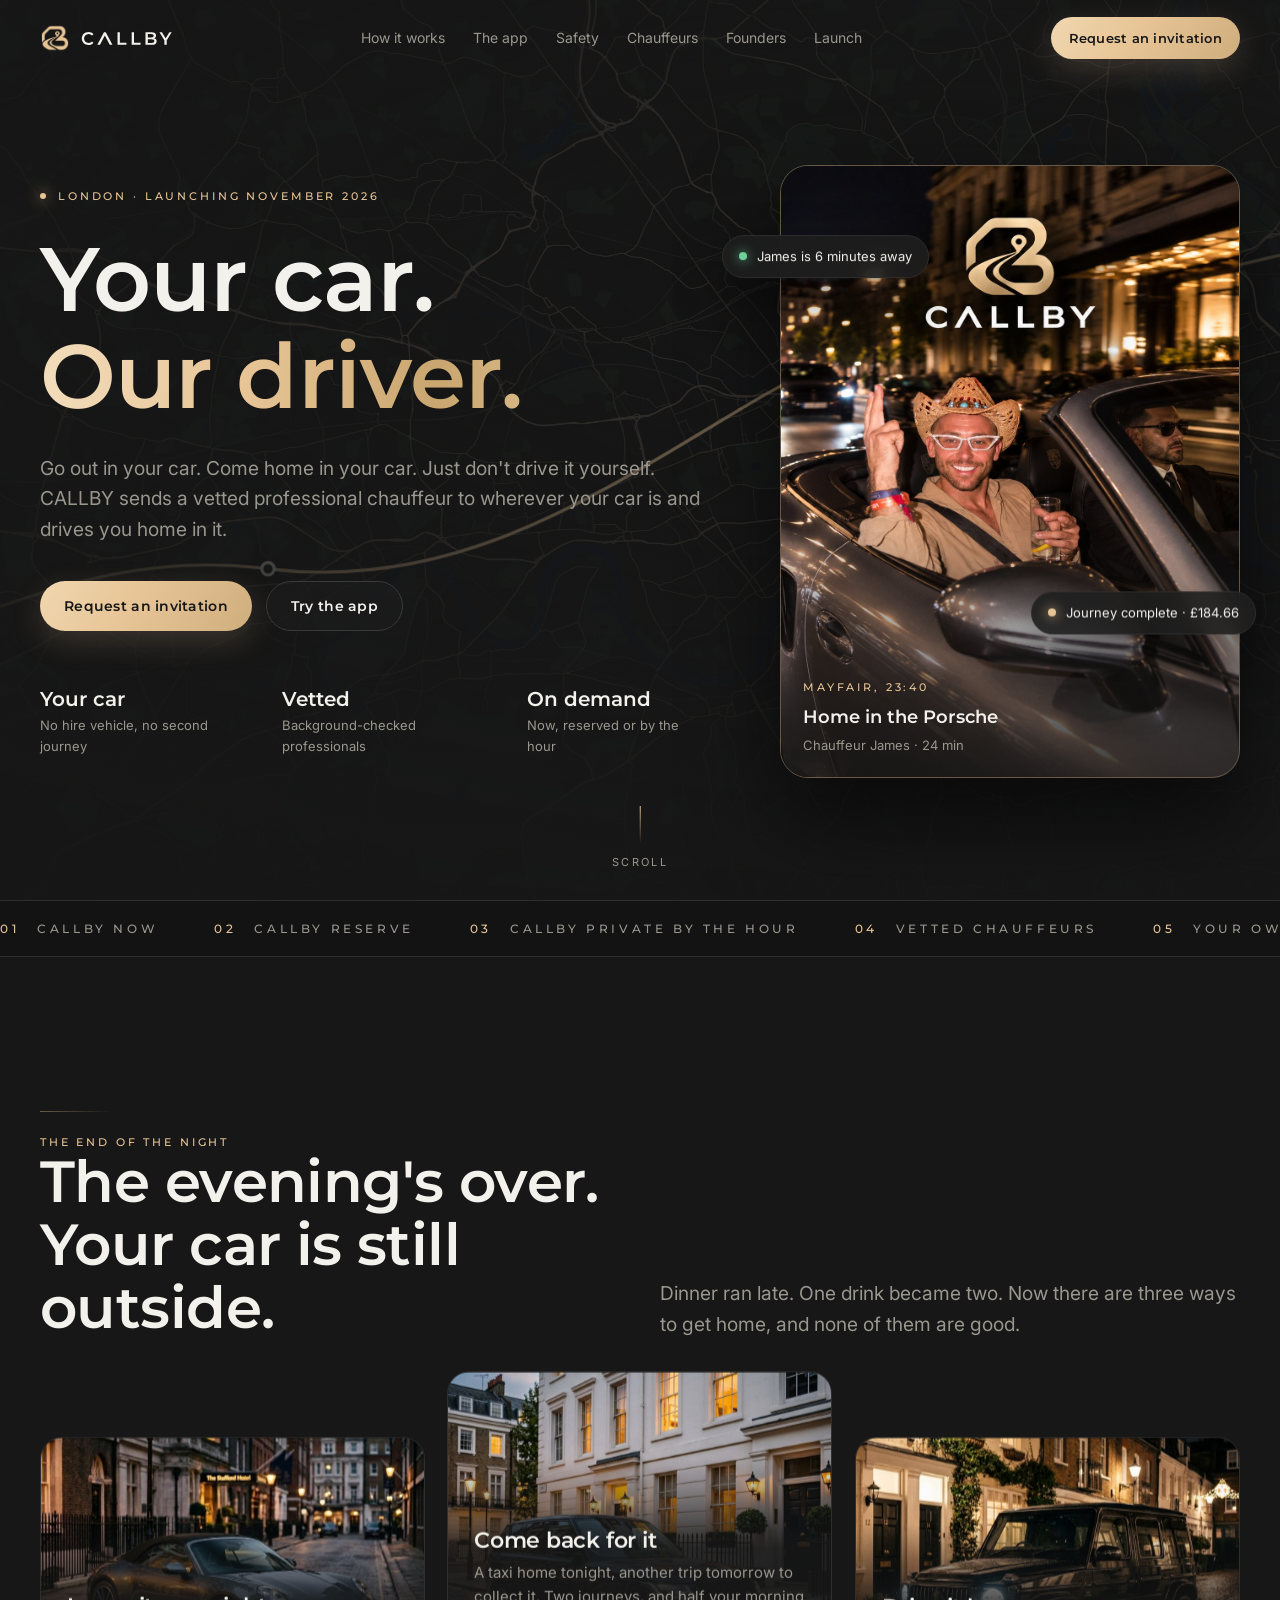
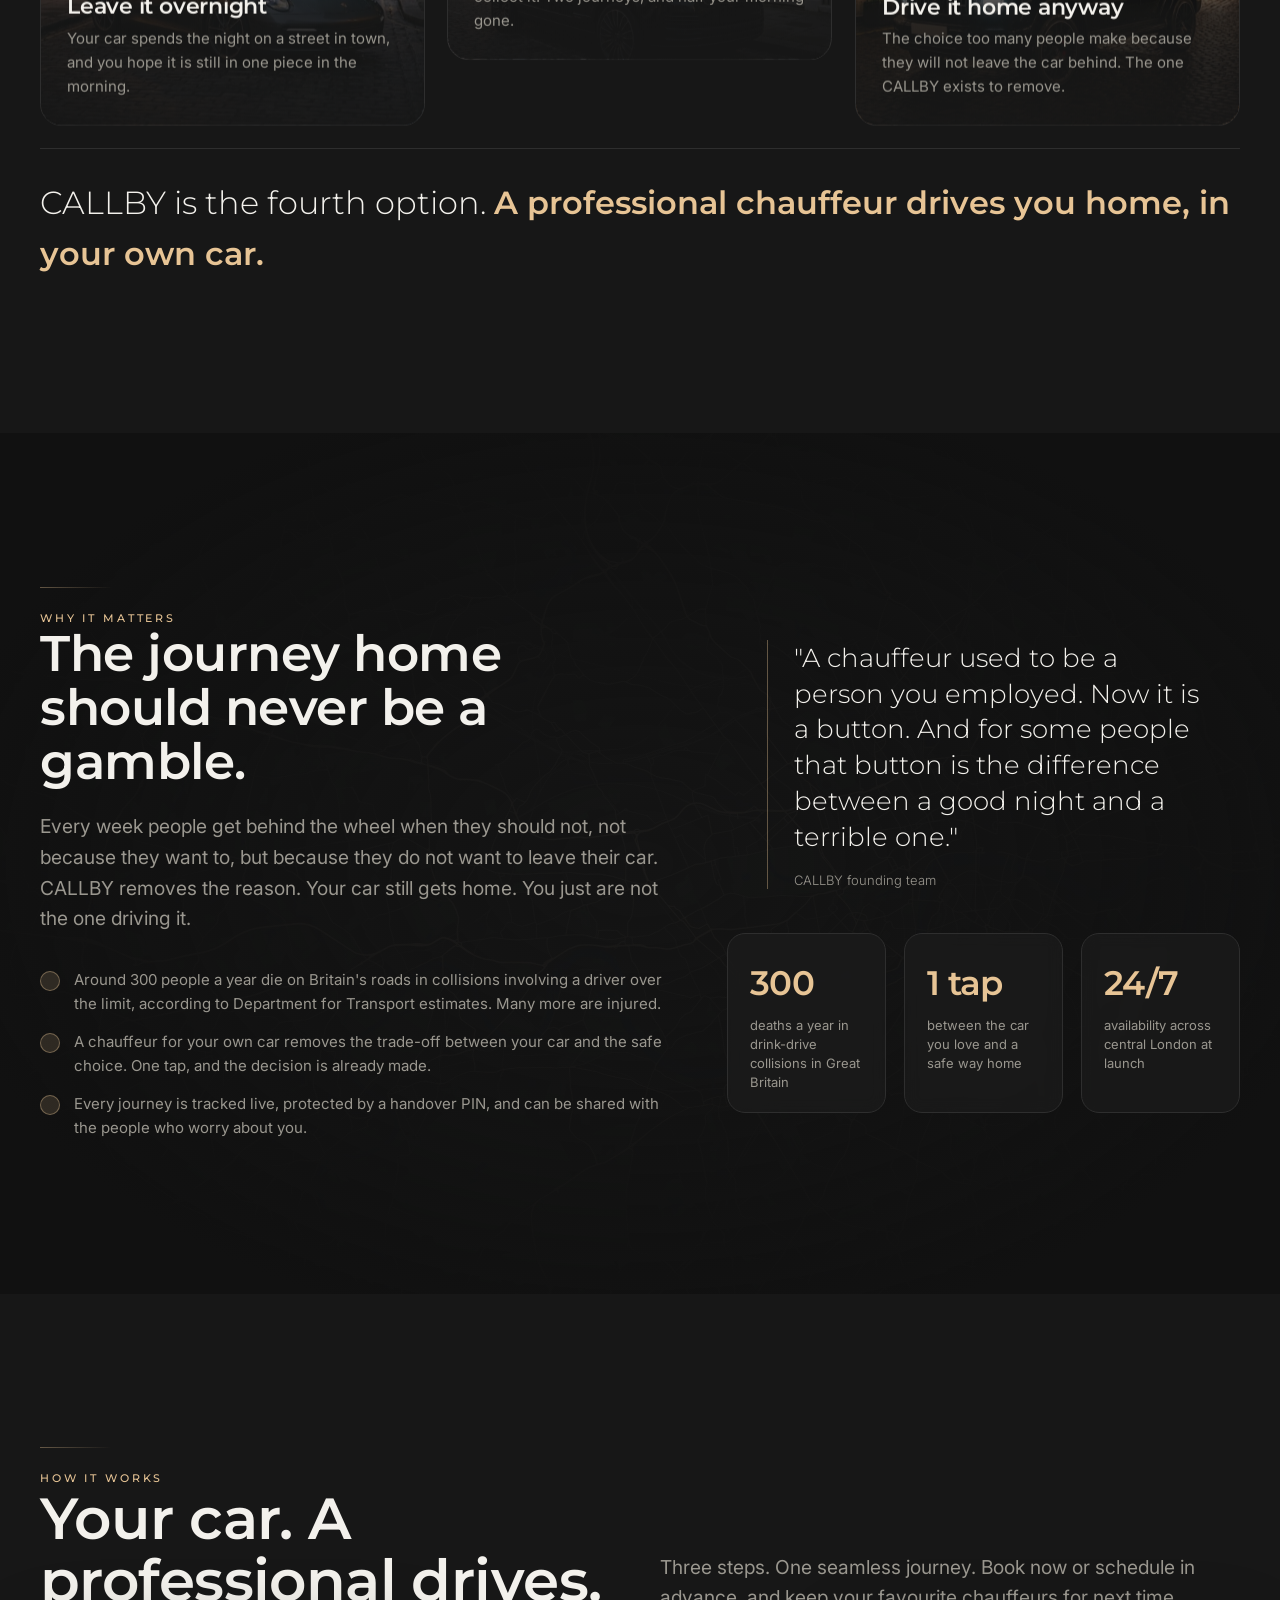
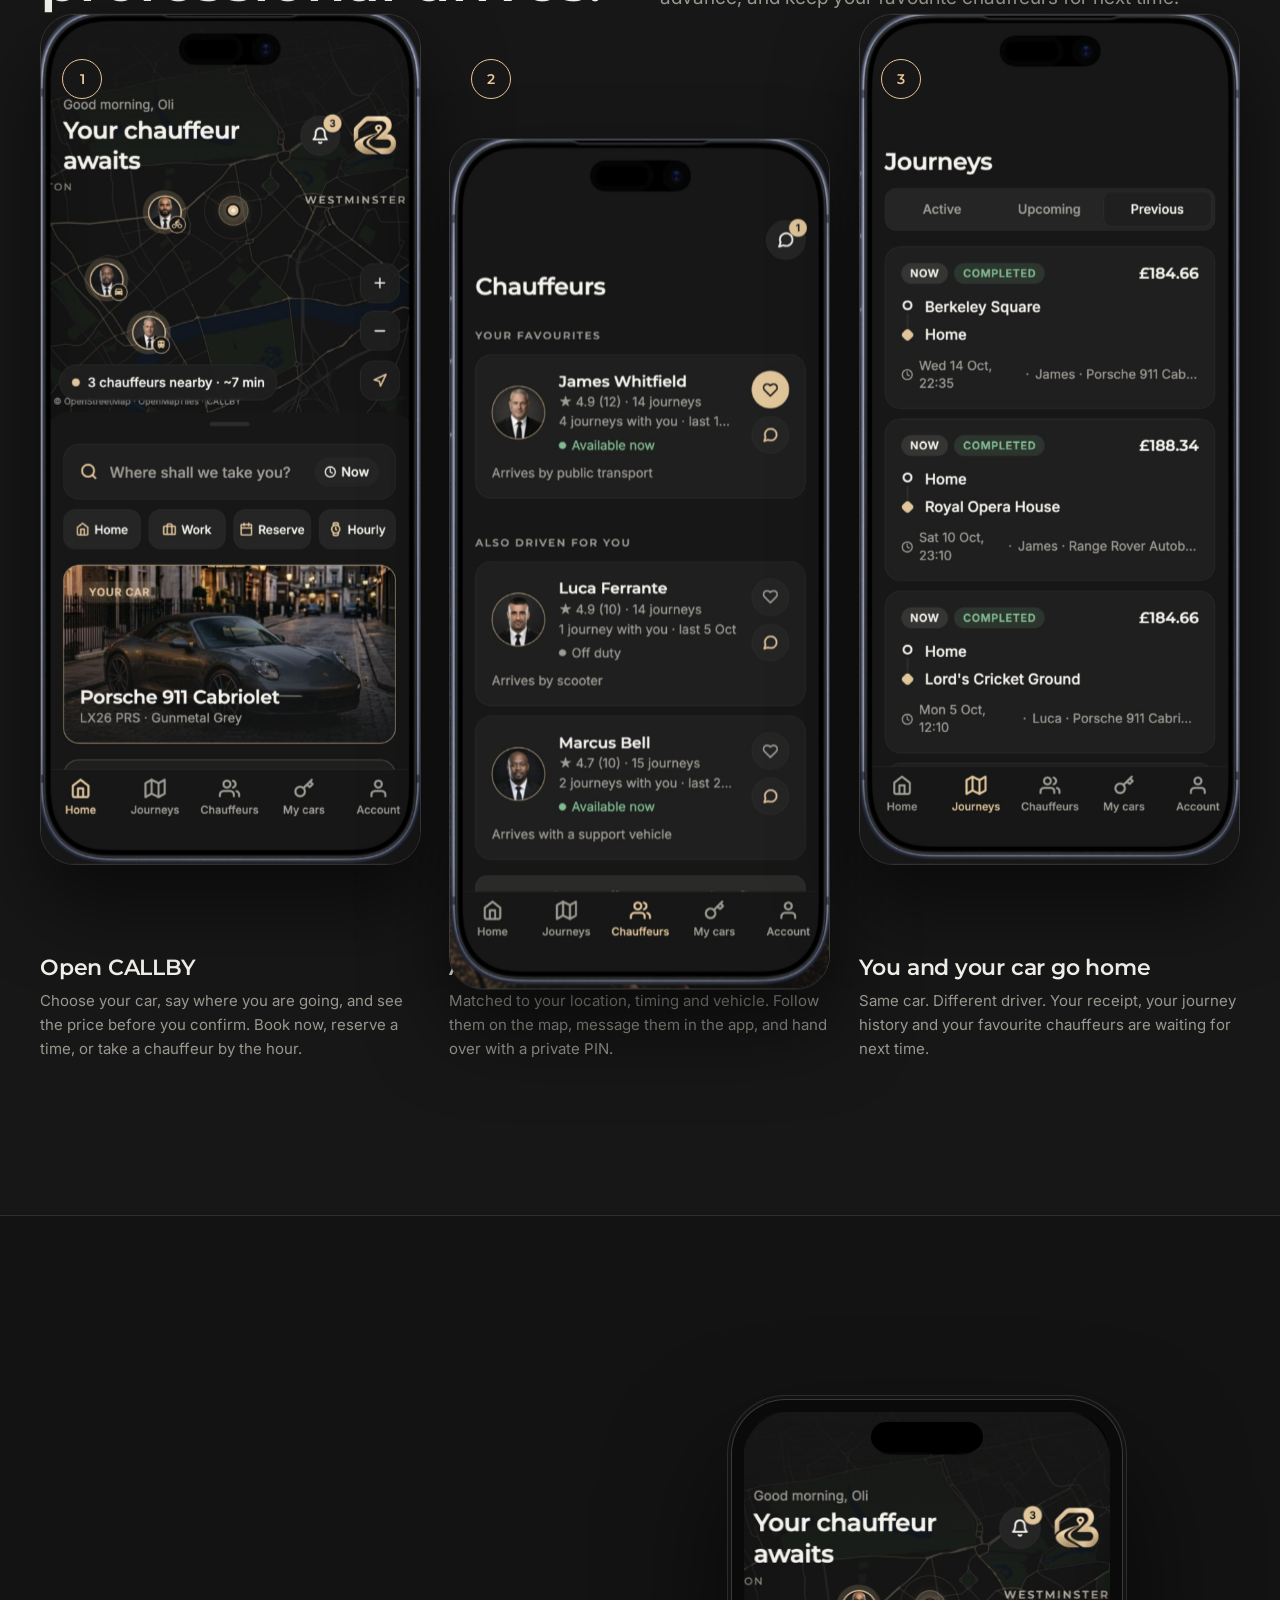
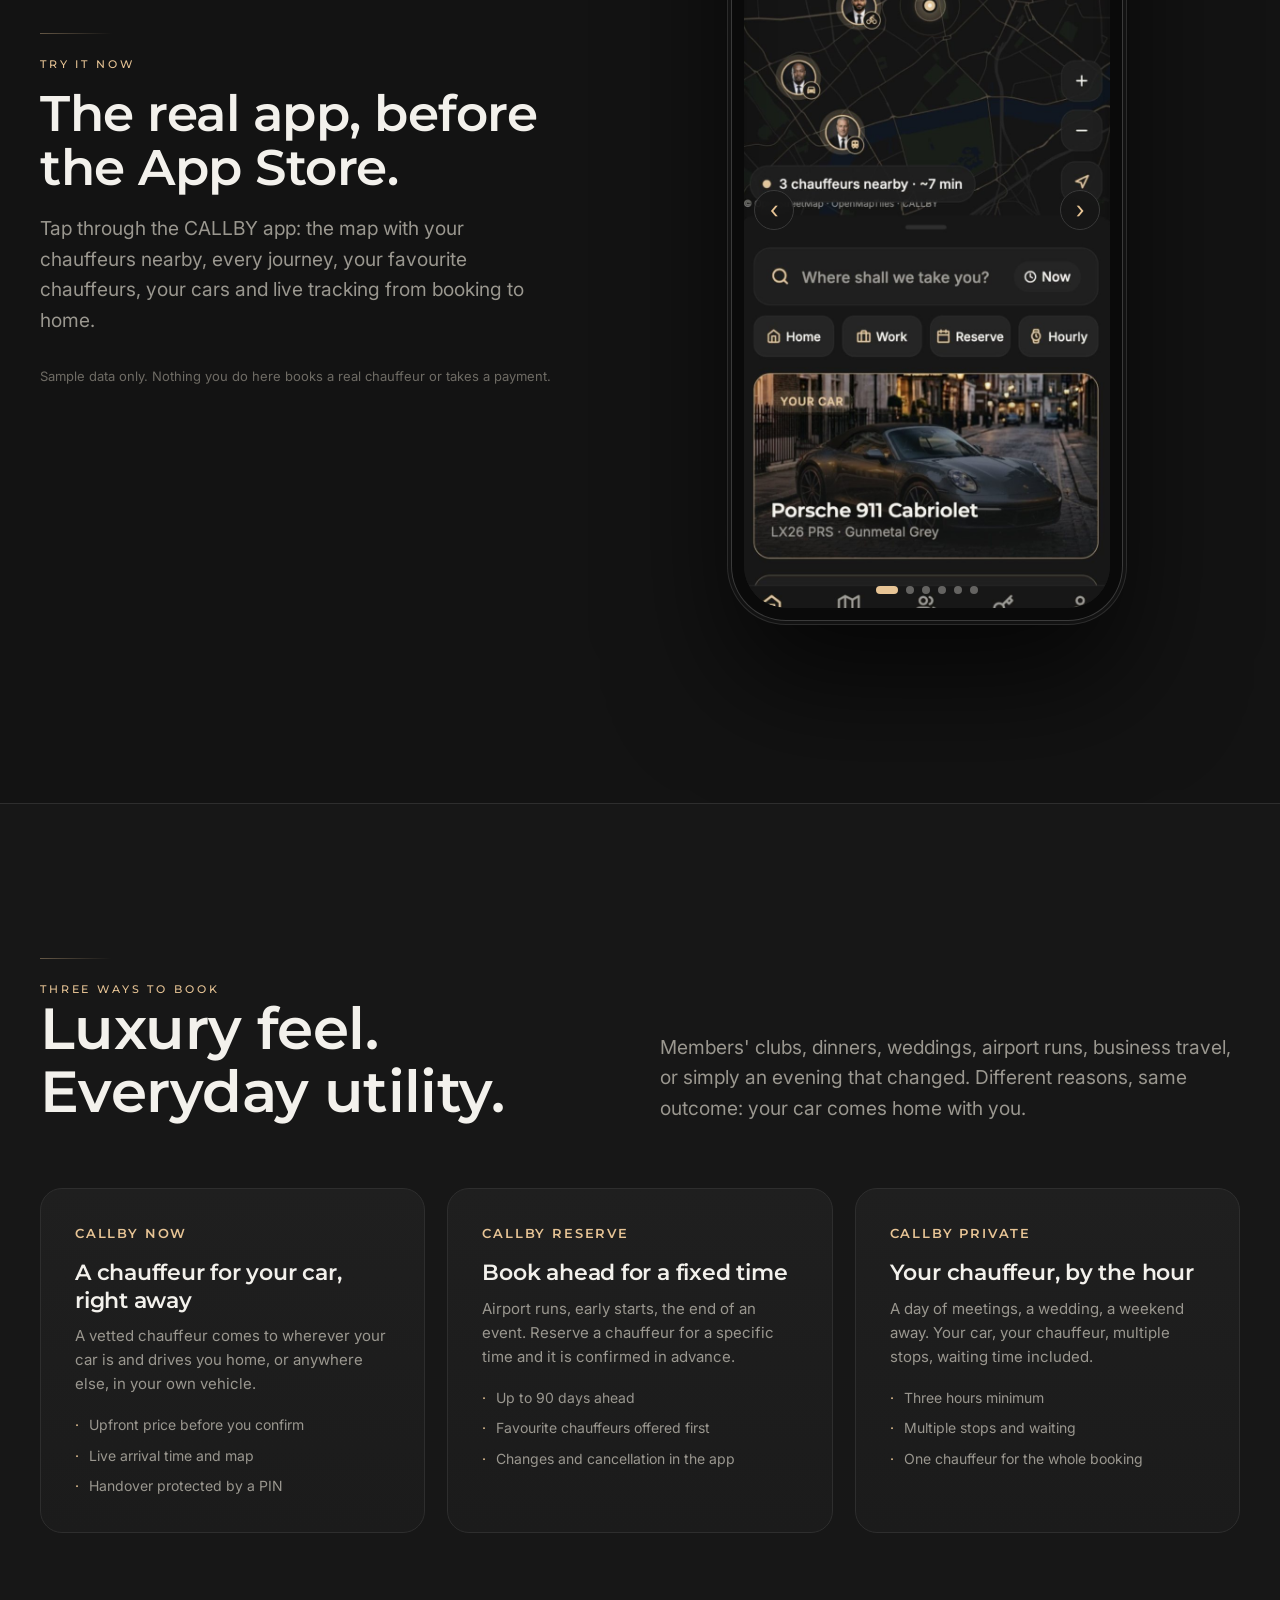
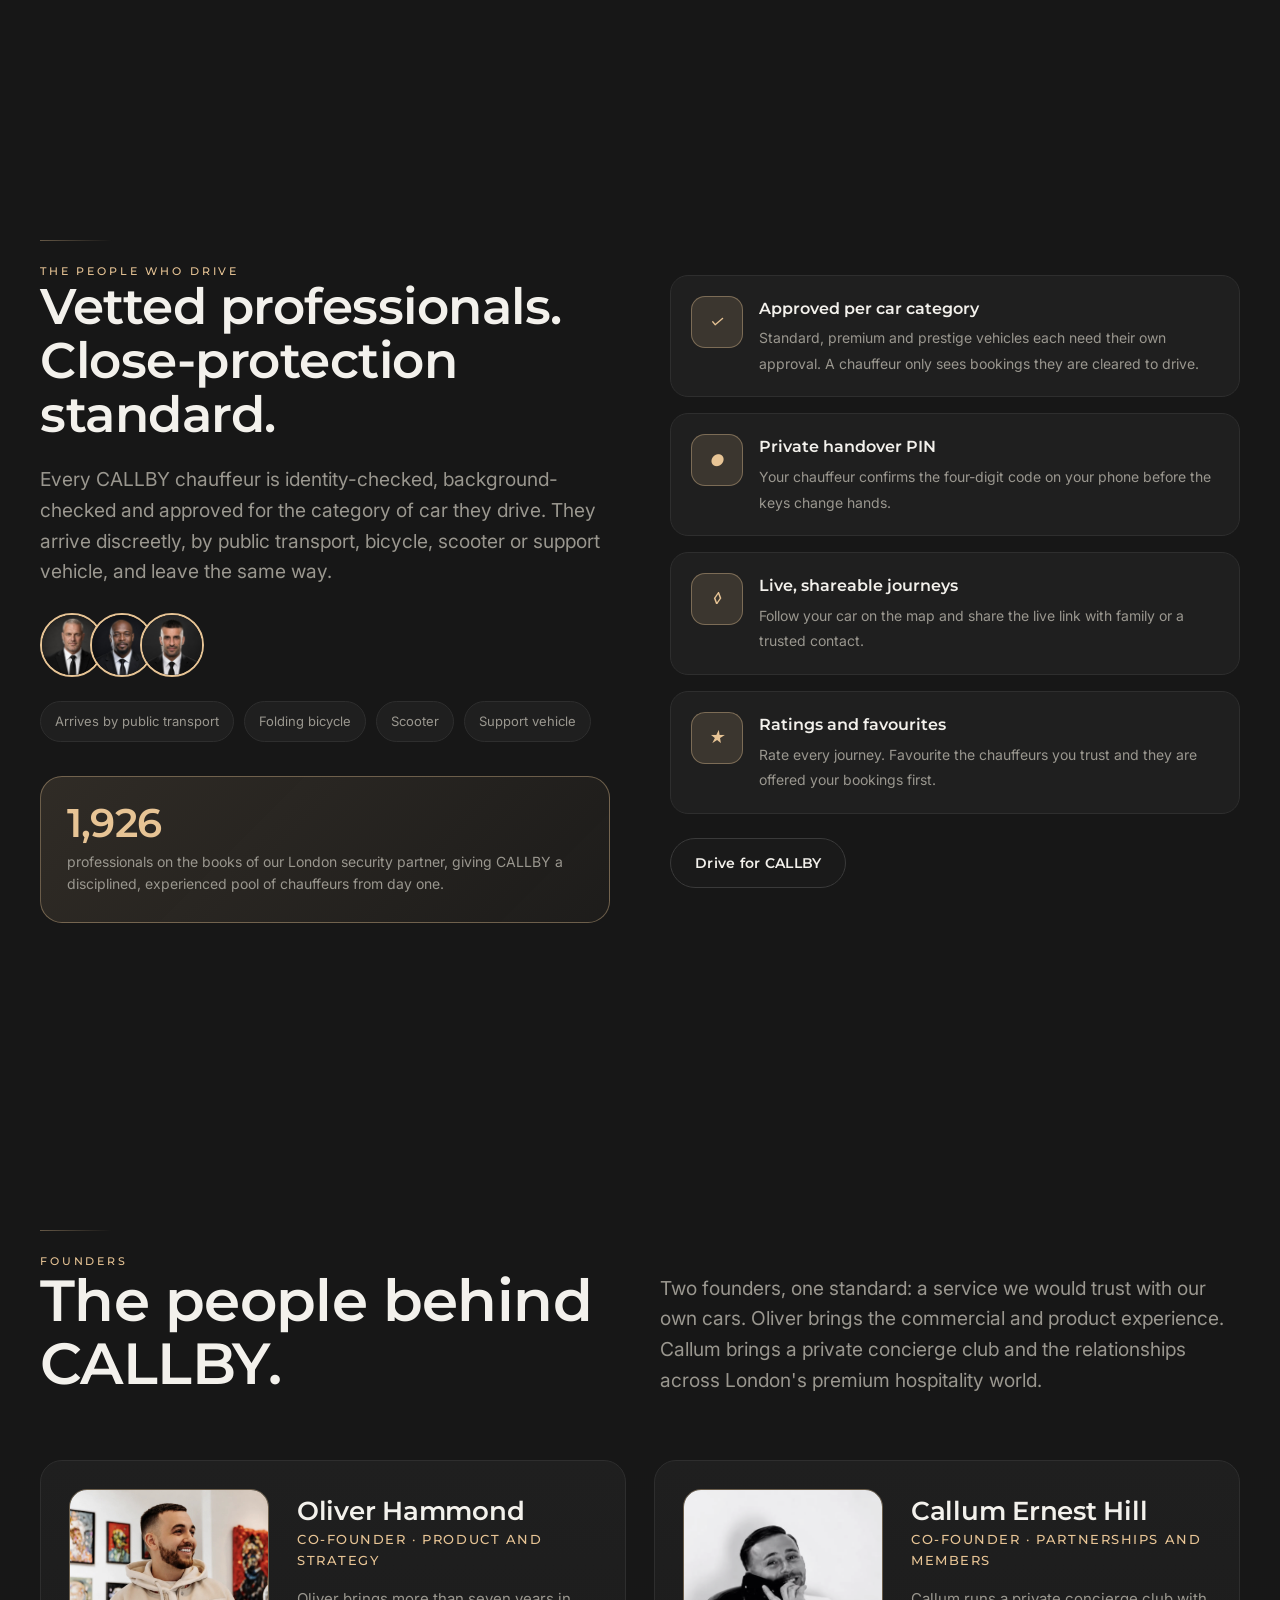
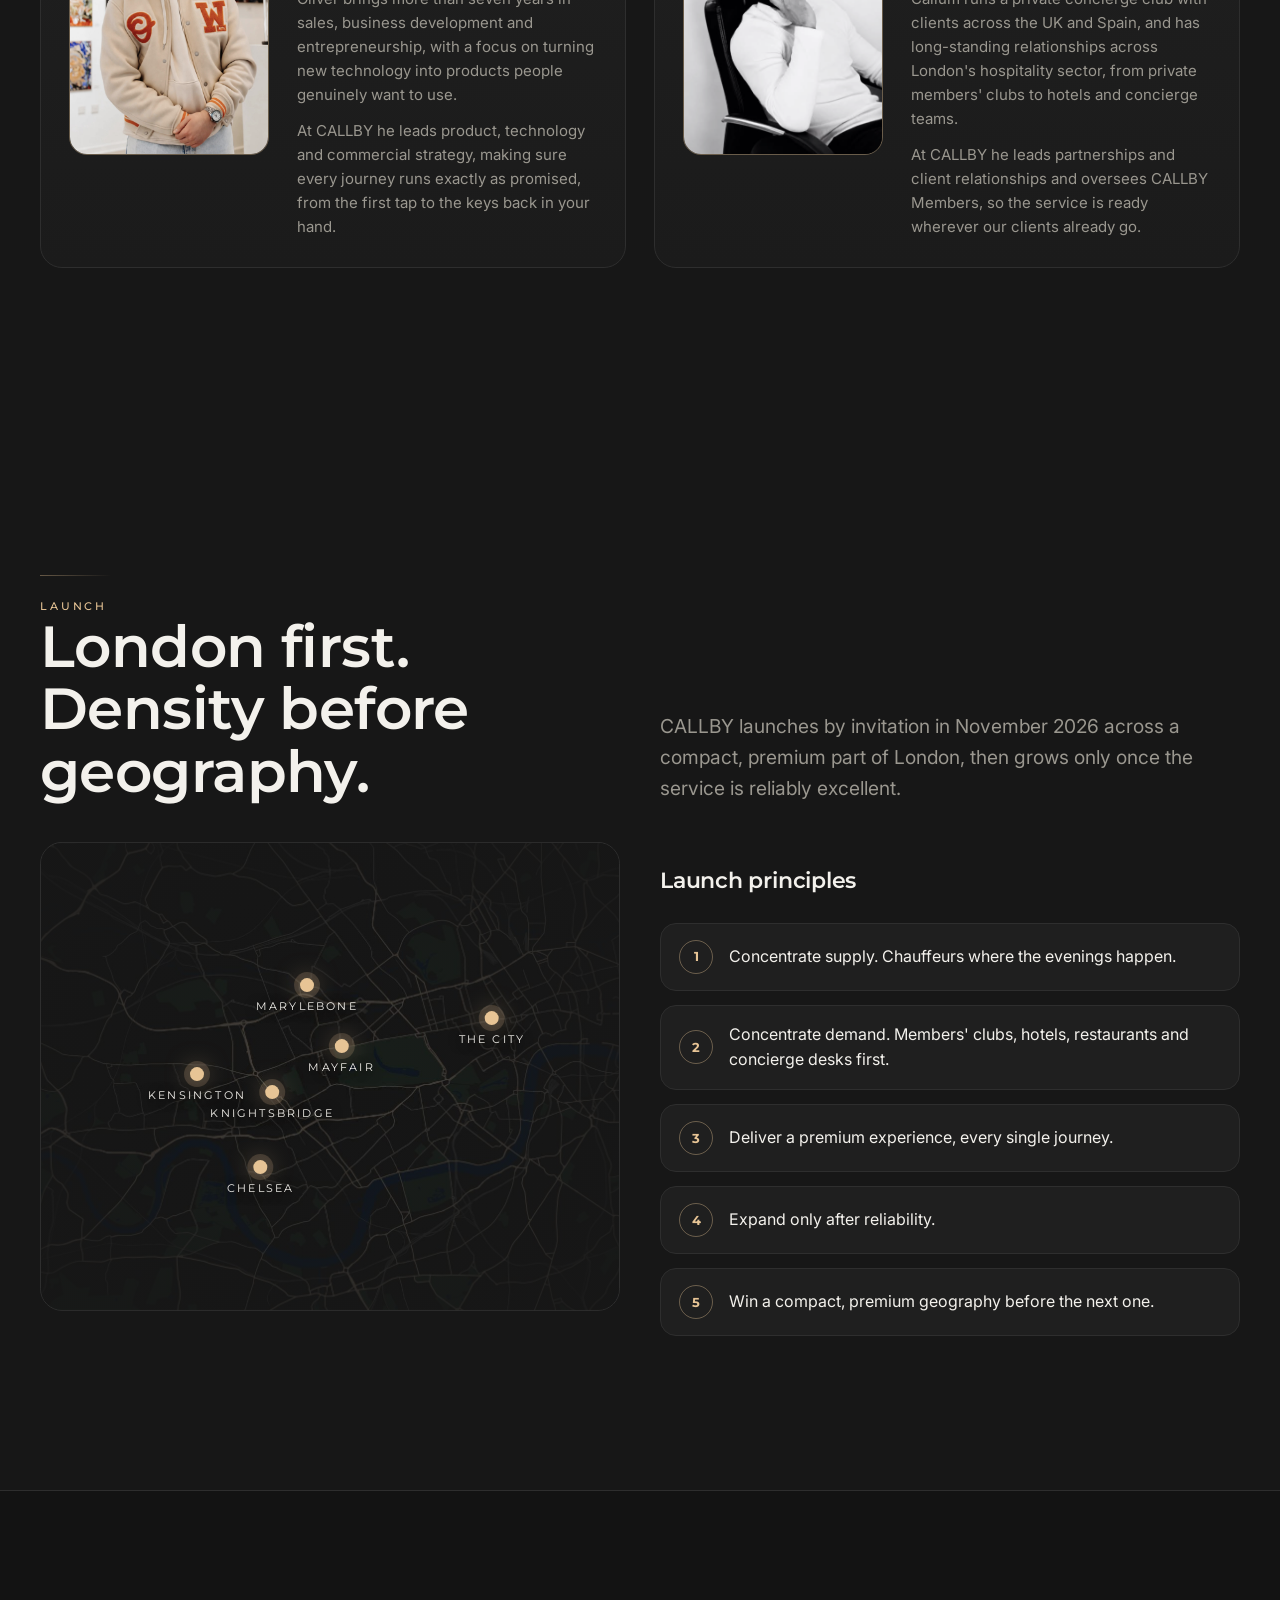
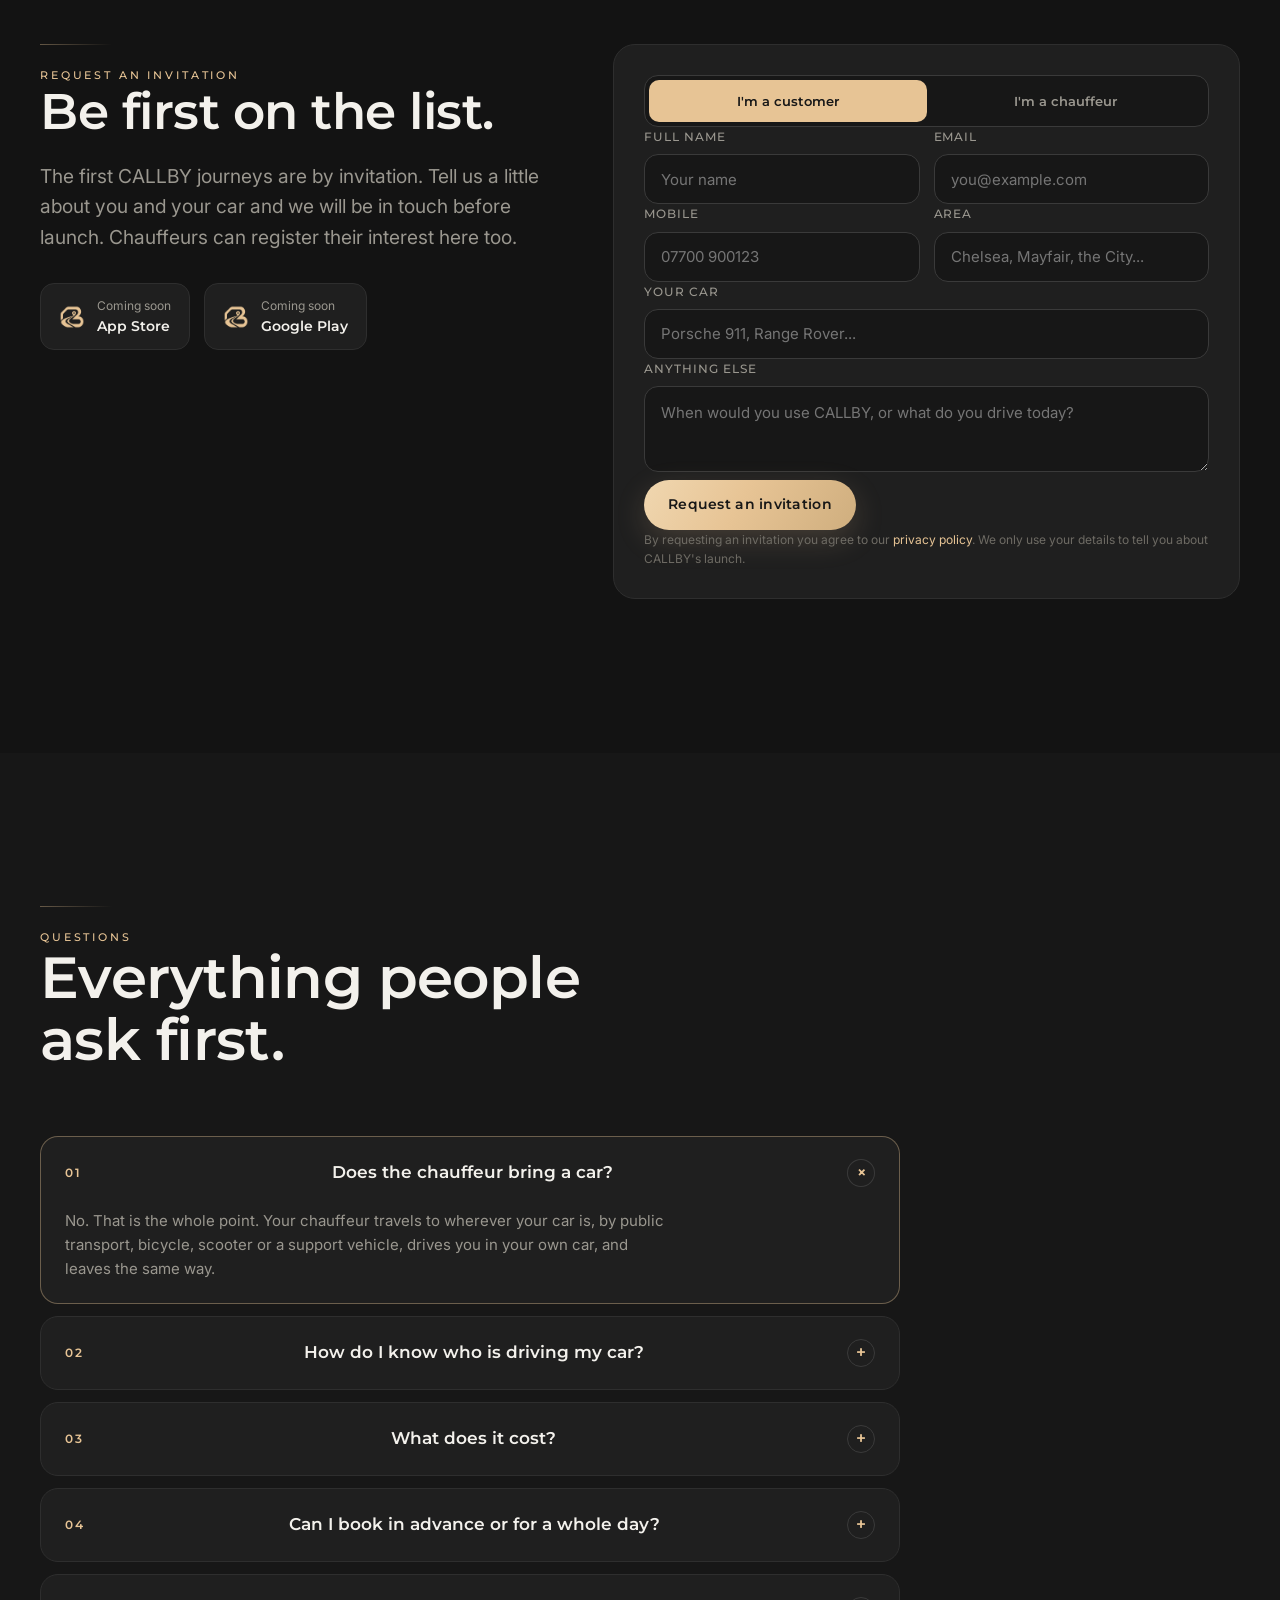
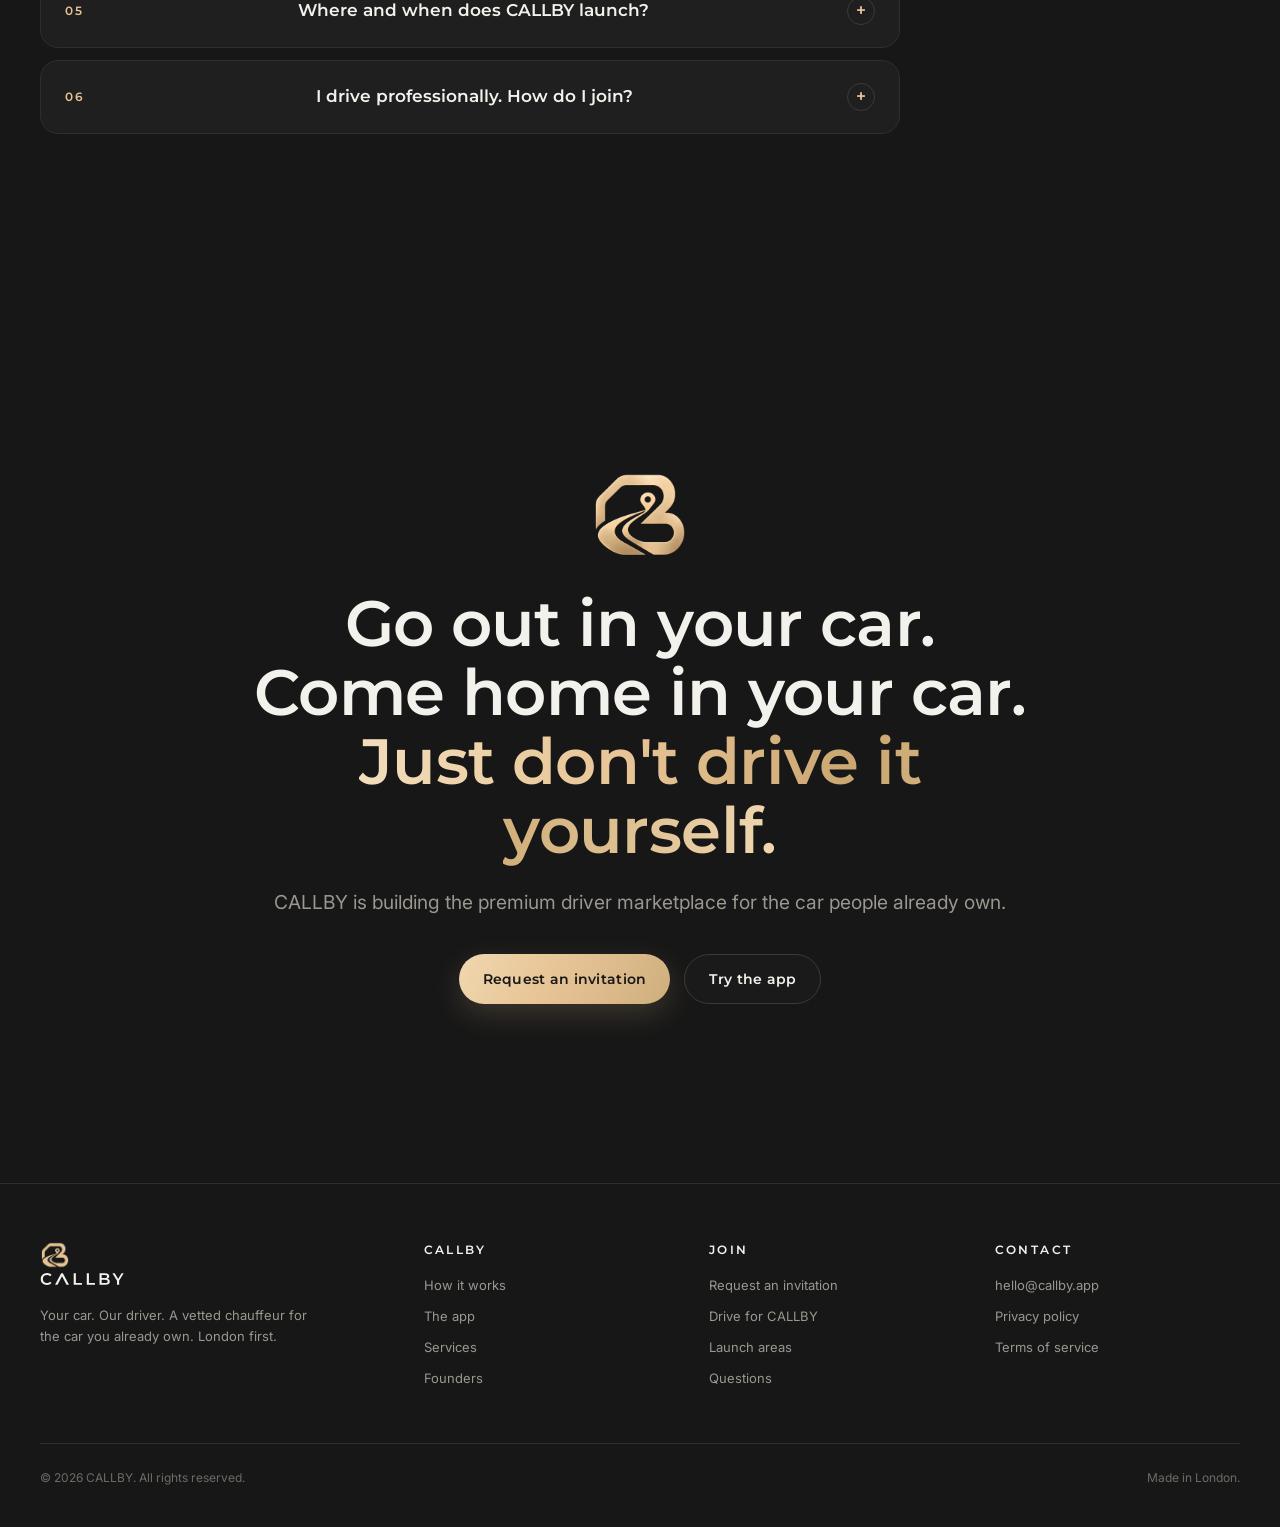
<file: index.html>
<!doctype html>
<html lang="en-GB">
<head>
<meta charset="utf-8" />
<meta name="viewport" content="width=device-width, initial-scale=1, viewport-fit=cover" />
<title>CALLBY · Your car. Our driver.</title>
<meta name="description" content="CALLBY sends a vetted professional chauffeur to your own car and drives you home in it. Launching in London, November 2026." />
<meta name="theme-color" content="#171717" />
<meta property="og:title" content="CALLBY · Your car. Our driver." />
<meta property="og:description" content="Go out in your car. Come home in your car. Just don't drive it yourself. A vetted chauffeur for the car you already own." />
<meta property="og:image" content="https://callby.app/assets/og-share.jpg" />
<meta property="og:image:width" content="1200" />
<meta property="og:image:height" content="630" />
<meta property="og:image:alt" content="CALLBY: Your car. Our driver. A chauffeur drives a customer home in his own Porsche." />
<meta property="og:site_name" content="CALLBY" />
<meta name="twitter:image" content="https://callby.app/assets/og-share.jpg" />
<meta property="og:url" content="https://callby.app/" />
<meta name="twitter:card" content="summary_large_image" />
<link rel="canonical" href="https://callby.app/" />
<meta property="og:type" content="website" />
<link rel="icon" type="image/png" href="assets/brand/mark-flat.png" />
<link rel="preconnect" href="https://fonts.googleapis.com" />
<link rel="preconnect" href="https://fonts.gstatic.com" crossorigin />
<link href="https://fonts.googleapis.com/css2?family=Montserrat:wght@300;500;600&family=Inter:wght@400;500;600&display=swap" rel="stylesheet" />
<link rel="stylesheet" href="styles.css" />
</head>
<body>

<header class="nav" id="nav">
  <div class="container">
    <a class="brand" href="#top" aria-label="CALLBY home">
      <img src="assets/brand/mark-flat.png" alt="" />
      <svg viewBox="0 -12 5049 724" aria-label="CALLBY" role="img"><path d="M418 710L418 710Q338 710 269.5 683.5Q201 657 150.5 608.5Q100 560 72 494Q44 428 44 350L44 350Q44 272 72 206Q100 140 151 91.5Q202 43 270 16.5Q338-10 419-10L419-10Q505-10 576 19.5Q647 49 696 107L696 107L612 186Q574 145 527 124.5Q480 104 425 104L425 104Q370 104 324.5 122Q279 140 245.5 173Q212 206 193.5 251Q175 296 175 350L175 350Q175 404 193.5 449Q212 494 245.5 527Q279 560 324.5 578Q370 596 425 596L425 596Q480 596 527 575.5Q574 555 612 513L612 513L696 593Q647 650 576 680Q505 710 418 710ZM908 700L1279 0L1379 0L1750 700L1600 700L1329 188.7L1058 700ZM2530 700L2034 700L2034 0L2164 0L2164 590L2530 590L2530 700ZM3319 700L2823 700L2823 0L2953 0L2953 590L3319 590L3319 700ZM3940 700L3592 700L3592 0L3920 0Q4046 0 4112 49.5Q4178 99 4178 182L4178 182Q4178 238 4152 277.5Q4126 317 4082.5 338.5Q4039 360 3988 360L3988 360L4006 324Q4065 324 4112 345.5Q4159 367 4186.5 408Q4214 449 4214 510L4214 510Q4214 600 4145 650Q4076 700 3940 700L3940 700ZM3722 102L3722 598L3932 598Q4005 598 4044 574Q4083 550 4083 497L4083 497Q4083 445 4044 420.5Q4005 396 3932 396L3932 396L3712 396L3712 295L3906 295Q3974 295 4010.5 271Q4047 247 4047 199L4047 199Q4047 150 4010.5 126Q3974 102 3906 102L3906 102L3722 102ZM4775 700L4645 700L4645 423L4674 503L4370 0L4509 0L4753 405L4675 405L4921 0L5049 0L4745 503L4775 423L4775 700Z" fill="currentColor"/></svg>
    </a>
    <nav class="nav-links" id="navLinks">
      <a href="#how">How it works</a>
      <a href="#app">The app</a>
      <a href="#safety">Safety</a>
      <a href="#chauffeurs">Chauffeurs</a>
      <a href="#founders">Founders</a>
      <a href="#launch">Launch</a>
    </nav>
    <a class="btn btn-gold btn-sm" href="#invite">Request an invitation</a>
    <button class="nav-toggle" id="navToggle" aria-label="Menu"><span></span><span></span><span></span></button>
  </div>
</header>

<main id="top">

<!-- HERO -->
<section class="hero">
  <div class="hero-bg">
    <div class="hero-map" data-parallax="-0.12"></div>
    <svg class="hero-route" data-parallax="-0.2" viewBox="0 0 1440 900" preserveAspectRatio="xMidYMid slice" aria-hidden="true">
      <defs>
        <linearGradient id="routeGrad" x1="0" x2="1"><stop offset="0" stop-color="#E7C495" stop-opacity="0"/><stop offset=".3" stop-color="#E7C495"/><stop offset="1" stop-color="#E7C495" stop-opacity=".2"/></linearGradient>
      </defs>
      <path id="routePath" d="M-40 640 C 180 600, 260 520, 420 540 S 700 470, 820 400 S 1040 330, 1180 300 S 1400 240, 1500 180" fill="none" stroke="url(#routeGrad)" stroke-width="2.5" stroke-linecap="round"/>
      <circle cx="420" cy="540" r="5" fill="#171717" stroke="#F3F1EC" stroke-width="2.5"/>
      <circle cx="1180" cy="300" r="6" fill="#E7C495" stroke="#171717" stroke-width="2.5"/>
    </svg>
    <div class="hero-fade"></div>
  </div>
  <div class="container">
    <div class="hero-copy">
      <p class="eyebrow reveal"><i></i> London · Launching November 2026</p>
      <h1 class="reveal d1"><span>Your car.</span><span class="metal">Our driver.</span></h1>
      <p class="lede reveal d2">Go out in your car. Come home in your car. Just don't drive it yourself. CALLBY sends a vetted professional chauffeur to wherever your car is and drives you home in it.</p>
      <div class="hero-ctas reveal d3">
        <a class="btn btn-gold" href="#invite">Request an invitation</a>
        <a class="btn btn-ghost" href="#app">Try the app</a>
      </div>
      <div class="hero-meta reveal d3">
        <div><b>Your car</b>No hire vehicle, no second journey</div>
        <div><b>Vetted</b>Background-checked professionals</div>
        <div><b>On demand</b>Now, reserved or by the hour</div>
      </div>
    </div>
    <div class="hero-visual reveal d2">
      <div class="float-pill pill-a" data-parallax="0.08"><i></i> James is 6 minutes away</div>
      <div class="promo-card" id="promoCard" data-tilt>
        <img src="assets/photos/promo-porsche.jpg" alt="A CALLBY customer in the passenger seat of his own Porsche while a chauffeur drives him home through Mayfair at night" loading="eager" />
        <div class="promo-caption">
          <div><p class="eyebrow">Mayfair, 23:40</p><strong>Home in the Porsche</strong><span>Chauffeur James · 24 min</span></div>
        </div>
      </div>
      <div class="float-pill pill-b" data-parallax="-0.06"><i style="background:#E7C495;box-shadow:0 0 12px #E7C495"></i> Journey complete · £184.66</div>
    </div>
  </div>
  <div class="scroll-cue"><i></i>Scroll</div>
</section>

<div class="marquee" aria-hidden="true">
  <div class="marquee-track">
    <span><b>01</b>CALLBY Now</span><span><b>02</b>CALLBY Reserve</span><span><b>03</b>CALLBY Private by the hour</span><span><b>04</b>Vetted chauffeurs</span><span><b>05</b>Your own car</span><span><b>06</b>London first</span>
    <span><b>01</b>CALLBY Now</span><span><b>02</b>CALLBY Reserve</span><span><b>03</b>CALLBY Private by the hour</span><span><b>04</b>Vetted chauffeurs</span><span><b>05</b>Your own car</span><span><b>06</b>London first</span>
  </div>
</div>

<!-- PROBLEM -->
<section class="problem" id="problem">
  <div class="container">
    <div class="section-head">
      <div class="reveal"><div class="rule"></div><p class="eyebrow">The end of the night</p><h2>The evening's over.<br/>Your car is still outside.</h2></div>
      <p class="lede reveal d1">Dinner ran late. One drink became two. Now there are three ways to get home, and none of them are good.</p>
    </div>
    <div class="grid-3">
      <article class="card card-photo reveal" data-parallax="0.03"><img src="assets/photos/porsche-911-cabriolet-st-james.jpg" alt="" loading="lazy" /><div class="over"><h3>Leave it overnight</h3><p>Your car spends the night on a street in town, and you hope it is still in one piece in the morning.</p></div></article>
      <article class="card card-photo reveal d1" data-parallax="-0.03"><img src="assets/photos/range-rover.jpg" alt="" loading="lazy" /><div class="over"><h3>Come back for it</h3><p>A taxi home tonight, another trip tomorrow to collect it. Two journeys, and half your morning gone.</p></div></article>
      <article class="card card-photo reveal d2" data-parallax="0.03"><img src="assets/photos/g-class.jpg" alt="" loading="lazy" /><div class="over"><h3>Drive it home anyway</h3><p>The choice too many people make because they will not leave the car behind. The one CALLBY exists to remove.</p></div></article>
    </div>
    <p class="statement reveal">CALLBY is the fourth option. <b>A professional chauffeur drives you home, in your own car.</b></p>
  </div>
</section>

<!-- LIVES -->
<section class="lives" id="safety">
  <div class="container">
    <div class="lives-grid">
      <div class="reveal">
        <div class="rule"></div>
        <p class="eyebrow">Why it matters</p>
        <h2>The journey home should never be a gamble.</h2>
        <p class="lede" style="margin-top:22px">Every week people get behind the wheel when they should not, not because they want to, but because they do not want to leave their car. CALLBY removes the reason. Your car still gets home. You just are not the one driving it.</p>
        <div class="lives-list">
          <div>Around 300 people a year die on Britain's roads in collisions involving a driver over the limit, according to Department for Transport estimates. Many more are injured.</div>
          <div>A chauffeur for your own car removes the trade-off between your car and the safe choice. One tap, and the decision is already made.</div>
          <div>Every journey is tracked live, protected by a handover PIN, and can be shared with the people who worry about you.</div>
        </div>
      </div>
      <div class="reveal d1">
        <blockquote class="quote">"A chauffeur used to be a person you employed. Now it is a button. And for some people that button is the difference between a good night and a terrible one."<small>CALLBY founding team</small></blockquote>
        <div class="stat-row">
          <div class="stat"><b data-count="300">0</b><span>deaths a year in drink-drive collisions in Great Britain</span></div>
          <div class="stat"><b>1 tap</b><span>between the car you love and a safe way home</span></div>
          <div class="stat"><b data-count="24" data-suffix="/7">0</b><span>availability across central London at launch</span></div>
        </div>
      </div>
    </div>
  </div>
</section>

<!-- HOW -->
<section id="how">
  <div class="container">
    <div class="section-head">
      <div class="reveal"><div class="rule"></div><p class="eyebrow">How it works</p><h2>Your car. A professional drives.</h2></div>
      <p class="lede reveal d1">Three steps. One seamless journey. Book now or schedule in advance, and keep your favourite chauffeurs for next time.</p>
    </div>
    <div class="steps">
      <div class="step reveal"><span class="num">1</span><div class="phone-shot" data-parallax="0.05"><img src="assets/screens/home.jpg" alt="CALLBY home screen with nearby chauffeurs on the map" loading="lazy" /></div><h3>Open CALLBY</h3><p>Choose your car, say where you are going, and see the price before you confirm. Book now, reserve a time, or take a chauffeur by the hour.</p></div>
      <div class="step reveal d1"><span class="num">2</span><div class="phone-shot" data-parallax="-0.05"><img src="assets/screens/chauffeurs.jpg" alt="Chauffeur profiles with ratings and favourites" loading="lazy" /></div><h3>A vetted chauffeur arrives</h3><p>Matched to your location, timing and vehicle. Follow them on the map, message them in the app, and hand over with a private PIN.</p></div>
      <div class="step reveal d2"><span class="num">3</span><div class="phone-shot" data-parallax="0.05"><img src="assets/screens/journeys.jpg" alt="Journey history" loading="lazy" /></div><h3>You and your car go home</h3><p>Same car. Different driver. Your receipt, your journey history and your favourite chauffeurs are waiting for next time.</p></div>
    </div>
  </div>
</section>

<!-- APP PREVIEW -->
<section class="preview" id="app">
  <div class="container">
    <div class="preview-grid">
      <div class="preview-copy reveal">
        <div class="rule"></div>
        <p class="eyebrow">Try it now</p>
        <h2>The real app, before the App Store.</h2>
        <p class="lede" id="previewLede">This is the live CALLBY app running inside the page, with sample journeys and chauffeurs so you can explore every screen. Tap around as a customer, or see what a chauffeur sees.</p>
        <div class="role-switch" role="tablist">
          <button class="on" data-role="customer" role="tab">Customer</button>
          <button data-role="driver" role="tab">Chauffeur</button>
        </div>
        <div class="hints" id="hints">
          <div class="hint"><i>1</i><div><b>Book a journey</b><br/>Tap "Where shall we take you?" and pick a destination.</div></div>
          <div class="hint"><i>2</i><div><b>Follow your chauffeur</b><br/>Open Journeys to see a live journey on the map.</div></div>
          <div class="hint"><i>3</i><div><b>Choose your car</b><br/>My cars sets which car a chauffeur will drive.</div></div>
        </div>
        <p class="preview-note">Sample data only. Nothing you do here books a real chauffeur or takes a payment.</p>
      </div>
      <div class="phone-stage reveal d1">
        <div class="phone-glow"></div>
        <div class="phone" id="phone">
          <div class="phone-screen">
            <div class="phone-loading" id="phoneLoading"><img src="assets/brand/mark-flat.png" alt="" /><span>Opening CALLBY</span></div>
            <div class="phone-fallback" id="tour" aria-roledescription="carousel" aria-label="CALLBY app screens">
              <div class="tour-track" id="tourTrack">
                <img src="assets/screens-inner/home.jpg" alt="Home: your chauffeurs nearby on the map, and where shall we take you" />
                <img src="assets/screens-inner/journeys.jpg" alt="Journeys: every past and upcoming booking" loading="lazy" />
                <img src="assets/screens-inner/chauffeurs.jpg" alt="Chauffeurs: ratings, favourites and messaging" loading="lazy" />
                <img src="assets/screens-inner/cars.jpg" alt="My cars: the cars our chauffeurs drive for you" loading="lazy" />
                <img src="assets/screens-inner/chauffeur.jpg" alt="A chauffeur's profile with ratings and journeys together" loading="lazy" />
                <img src="assets/screens-inner/tracking.jpg" alt="A reserved journey on the map with pickup, destination and time" loading="lazy" />
              </div>
              <button class="tour-nav prev" id="tourPrev" aria-label="Previous screen">&#8249;</button>
              <button class="tour-nav next" id="tourNext" aria-label="Next screen">&#8250;</button>
              <div class="tour-dots" id="tourDots"></div>
            </div>
            <iframe id="appFrame" title="CALLBY app preview" allow="geolocation" loading="lazy"></iframe>
          </div>
        </div>
      </div>
    </div>
  </div>
</section>

<!-- SERVICES -->
<section class="services" id="services">
  <div class="container">
    <div class="section-head">
      <div class="reveal"><div class="rule"></div><p class="eyebrow">Three ways to book</p><h2>Luxury feel. Everyday utility.</h2></div>
      <p class="lede reveal d1">Members' clubs, dinners, weddings, airport runs, business travel, or simply an evening that changed. Different reasons, same outcome: your car comes home with you.</p>
    </div>
    <div class="grid-3">
      <article class="card reveal"><p class="price">CALLBY Now</p><h3>A chauffeur for your car, right away</h3><p>A vetted chauffeur comes to wherever your car is and drives you home, or anywhere else, in your own vehicle.</p><ul><li>Upfront price before you confirm</li><li>Live arrival time and map</li><li>Handover protected by a PIN</li></ul></article>
      <article class="card reveal d1"><p class="price">CALLBY Reserve</p><h3>Book ahead for a fixed time</h3><p>Airport runs, early starts, the end of an event. Reserve a chauffeur for a specific time and it is confirmed in advance.</p><ul><li>Up to 90 days ahead</li><li>Favourite chauffeurs offered first</li><li>Changes and cancellation in the app</li></ul></article>
      <article class="card reveal d2"><p class="price">CALLBY Private</p><h3>Your chauffeur, by the hour</h3><p>A day of meetings, a wedding, a weekend away. Your car, your chauffeur, multiple stops, waiting time included.</p><ul><li>Three hours minimum</li><li>Multiple stops and waiting</li><li>One chauffeur for the whole booking</li></ul></article>
    </div>
  </div>
</section>

<!-- CHAUFFEURS -->
<section class="chauffeurs" id="chauffeurs">
  <div class="container">
    <div class="lead-grid">
      <div class="reveal">
        <div class="rule"></div>
        <p class="eyebrow">The people who drive</p>
        <h2>Vetted professionals. Close-protection standard.</h2>
        <p class="lede" style="margin-top:22px">Every CALLBY chauffeur is identity-checked, background-checked and approved for the category of car they drive. They arrive discreetly, by public transport, bicycle, scooter or support vehicle, and leave the same way.</p>
        <div class="faces"><img src="assets/people/james-whitfield.jpg" alt="" /><img src="assets/people/marcus-bell.jpg" alt="" /><img src="assets/people/luca-ferrante.jpg" alt="" /></div>
        <div class="modes"><span>Arrives by public transport</span><span>Folding bicycle</span><span>Scooter</span><span>Support vehicle</span></div>
        <div class="partner reveal d1"><b data-count="2000" data-prefix="" data-group="true">0</b><span>professionals on the books of our London security partner, giving CALLBY a disciplined, experienced pool of chauffeurs from day one.</span></div>
      </div>
      <div class="standards reveal d1">
        <div class="standard"><i>&#10003;</i><div><b>Approved per car category</b><span>Standard, premium and prestige vehicles each need their own approval. A chauffeur only sees bookings they are cleared to drive.</span></div></div>
        <div class="standard"><i>&#9679;</i><div><b>Private handover PIN</b><span>Your chauffeur confirms the four-digit code on your phone before the keys change hands.</span></div></div>
        <div class="standard"><i>&#9674;</i><div><b>Live, shareable journeys</b><span>Follow your car on the map and share the live link with family or a trusted contact.</span></div></div>
        <div class="standard"><i>&#9733;</i><div><b>Ratings and favourites</b><span>Rate every journey. Favourite the chauffeurs you trust and they are offered your bookings first.</span></div></div>
        <a class="btn btn-ghost" href="#invite" data-kind="chauffeur" style="justify-self:start;margin-top:8px">Drive for CALLBY</a>
      </div>
    </div>
  </div>
</section>

<!-- FOUNDERS -->
<section id="founders">
  <div class="container">
    <div class="section-head">
      <div class="reveal"><div class="rule"></div><p class="eyebrow">Founders</p><h2>The people behind CALLBY.</h2></div>
      <p class="lede reveal d1">Two founders, one standard: a service we would trust with our own cars. Oliver brings the commercial and product experience. Callum brings a private concierge club and the relationships across London's premium hospitality world.</p>
    </div>
    <div class="founders-grid">
      <article class="founder reveal">
        <div class="photo"><img src="assets/people/oliver.jpg" alt="Oliver Hammond, co-founder of CALLBY" loading="lazy" /></div>
        <div>
          <h3>Oliver Hammond</h3>
          <p class="role">Co-founder · Product and strategy</p>
          <p>Oliver brings more than seven years in sales, business development and entrepreneurship, with a focus on turning new technology into products people genuinely want to use.</p>
          <p>At CALLBY he leads product, technology and commercial strategy, making sure every journey runs exactly as promised, from the first tap to the keys back in your hand.</p>
        </div>
      </article>
      <article class="founder reveal d1">
        <div class="photo"><img src="assets/people/callum.png" alt="Callum Ernest Hill, co-founder of CALLBY" loading="lazy" /></div>
        <div>
          <h3>Callum Ernest Hill</h3>
          <p class="role">Co-founder · Partnerships and members</p>
          <p>Callum runs a private concierge club with clients across the UK and Spain, and has long-standing relationships across London's hospitality sector, from private members' clubs to hotels and concierge teams.</p>
          <p>At CALLBY he leads partnerships and client relationships and oversees CALLBY Members, so the service is ready wherever our clients already go.</p>
        </div>
      </article>
    </div>
  </div>
</section>

<!-- LAUNCH -->
<section class="launch" id="launch">
  <div class="container">
    <div class="section-head">
      <div class="reveal"><div class="rule"></div><p class="eyebrow">Launch</p><h2>London first.<br/>Density before geography.</h2></div>
      <p class="lede reveal d1">CALLBY launches by invitation in November 2026 across a compact, premium part of London, then grows only once the service is reliably excellent.</p>
    </div>
    <div class="launch-grid">
      <div class="launch-map reveal" data-parallax="0.02">
        <div class="zone" style="left:46%;top:33%"><i></i><span>Marylebone</span></div>
        <div class="zone" style="left:52%;top:46%"><i></i><span>Mayfair</span></div>
        <div class="zone" style="left:40%;top:56%"><i></i><span>Knightsbridge</span></div>
        <div class="zone" style="left:27%;top:52%"><i></i><span>Kensington</span></div>
        <div class="zone" style="left:38%;top:72%"><i></i><span>Chelsea</span></div>
        <div class="zone" style="left:78%;top:40%"><i></i><span>The City</span></div>
      </div>
      <div class="reveal d1">
        <h3>Launch principles</h3>
        <div class="principles">
          <div><b>1</b>Concentrate supply. Chauffeurs where the evenings happen.</div>
          <div><b>2</b>Concentrate demand. Members' clubs, hotels, restaurants and concierge desks first.</div>
          <div><b>3</b>Deliver a premium experience, every single journey.</div>
          <div><b>4</b>Expand only after reliability.</div>
          <div><b>5</b>Win a compact, premium geography before the next one.</div>
        </div>
      </div>
    </div>
  </div>
</section>

<!-- INVITE -->
<section class="invite" id="invite">
  <div class="container">
    <div class="invite-grid">
      <div class="reveal">
        <div class="rule"></div>
        <p class="eyebrow">Request an invitation</p>
        <h2>Be first on the list.</h2>
        <p class="lede" style="margin-top:22px">The first CALLBY journeys are by invitation. Tell us a little about you and your car and we will be in touch before launch. Chauffeurs can register their interest here too.</p>
        <div class="stores" style="justify-content:flex-start;margin-top:30px">
          <div class="store"><img src="assets/brand/mark-flat.png" alt="" width="26" height="26" /><div>Coming soon<b>App Store</b></div></div>
          <div class="store"><img src="assets/brand/mark-flat.png" alt="" width="26" height="26" /><div>Coming soon<b>Google Play</b></div></div>
        </div>
      </div>
      <form class="form reveal d1" id="inviteForm" novalidate>
        <div class="fields">
          <div class="seg" id="kindSeg"><button type="button" class="on" data-kind="customer">I'm a customer</button><button type="button" data-kind="chauffeur">I'm a chauffeur</button></div>
          <div class="row">
            <div class="field"><label for="f-name">Full name</label><input id="f-name" name="name" required autocomplete="name" placeholder="Your name" /></div>
            <div class="field"><label for="f-email">Email</label><input id="f-email" name="email" type="email" required autocomplete="email" placeholder="you@example.com" /></div>
          </div>
          <div class="row">
            <div class="field"><label for="f-phone">Mobile</label><input id="f-phone" name="phone" type="tel" autocomplete="tel" placeholder="07700 900123" /></div>
            <div class="field"><label for="f-area">Area</label><input id="f-area" name="area" placeholder="Chelsea, Mayfair, the City..." /></div>
          </div>
          <div class="field" id="vehicleField"><label for="f-vehicle">Your car</label><input id="f-vehicle" name="vehicle" placeholder="Porsche 911, Range Rover..." /></div>
          <div class="field" id="noteField"><label for="f-note">Anything else</label><textarea id="f-note" name="note" placeholder="When would you use CALLBY, or what do you drive today?"></textarea></div>
          <input type="text" name="company" tabindex="-1" autocomplete="off" style="position:absolute;left:-9999px" aria-hidden="true" />
          <p class="err" id="formErr"></p>
          <button class="btn btn-gold" type="submit" id="formSubmit">Request an invitation</button>
          <p class="fine">By requesting an invitation you agree to our <a class="gold" href="privacy.html">privacy policy</a>. We only use your details to tell you about CALLBY's launch.</p>
        </div>
        <div class="ok" id="formOk">Thank you. You are on the list. We will be in touch before launch.</div>
      </form>
    </div>
  </div>
</section>

<!-- FAQ -->
<section id="faq">
  <div class="container">
    <div class="section-head">
      <div class="reveal"><div class="rule"></div><p class="eyebrow">Questions</p><h2>Everything people ask first.</h2></div>
    </div>
    <div class="faq-list reveal">
      <details open><summary><span>01</span>Does the chauffeur bring a car?<i>+</i></summary><p>No. That is the whole point. Your chauffeur travels to wherever your car is, by public transport, bicycle, scooter or a support vehicle, drives you in your own car, and leaves the same way.</p></details>
      <details><summary><span>02</span>How do I know who is driving my car?<i>+</i></summary><p>Every chauffeur is identity-checked, background-checked and approved for the category of car they drive. You see their name, photo, rating and journey count before they arrive, and the handover only happens once they confirm the private PIN on your phone.</p></details>
      <details><summary><span>03</span>What does it cost?<i>+</i></summary><p>You see an upfront price before you confirm, based on distance, time and the type of car. CALLBY Private is priced by the hour with a three-hour minimum. There are no surprises at the end of the journey.</p></details>
      <details><summary><span>04</span>Can I book in advance or for a whole day?<i>+</i></summary><p>Yes. CALLBY Reserve books a chauffeur for a fixed time up to 90 days ahead. CALLBY Private gives you one chauffeur by the hour for meetings, events or a weekend away, with multiple stops and waiting time included.</p></details>
      <details><summary><span>05</span>Where and when does CALLBY launch?<i>+</i></summary><p>London first, by invitation, in November 2026, starting in Mayfair, Knightsbridge, Chelsea, Kensington, Marylebone and the City. Request an invitation above and we will be in touch before launch.</p></details>
      <details><summary><span>06</span>I drive professionally. How do I join?<i>+</i></summary><p>Choose "I'm a chauffeur" on the invitation form. We will take you through vetting, approval for the categories of car you can drive, and the chauffeur app before your first journey.</p></details>
    </div>
  </div>
</section>

<!-- FINAL -->
<section class="final">
  <div class="container">
    <img class="reveal" src="assets/brand/mark-metallic.png" alt="" />
    <h2 class="reveal d1">Go out in your car. Come home in your car. <span class="metal">Just don't drive it yourself.</span></h2>
    <p class="lede reveal d2">CALLBY is building the premium driver marketplace for the car people already own.</p>
    <div class="hero-ctas reveal d3"><a class="btn btn-gold" href="#invite">Request an invitation</a><a class="btn btn-ghost" href="#app">Try the app</a></div>
  </div>
</section>

</main>

<footer>
  <div class="container">
    <div class="foot">
      <div>
        <a class="brand" href="#top"><img src="assets/brand/mark-flat.png" alt="" /><svg viewBox="0 -12 5049 724" aria-label="CALLBY" role="img"><path d="M418 710L418 710Q338 710 269.5 683.5Q201 657 150.5 608.5Q100 560 72 494Q44 428 44 350L44 350Q44 272 72 206Q100 140 151 91.5Q202 43 270 16.5Q338-10 419-10L419-10Q505-10 576 19.5Q647 49 696 107L696 107L612 186Q574 145 527 124.5Q480 104 425 104L425 104Q370 104 324.5 122Q279 140 245.5 173Q212 206 193.5 251Q175 296 175 350L175 350Q175 404 193.5 449Q212 494 245.5 527Q279 560 324.5 578Q370 596 425 596L425 596Q480 596 527 575.5Q574 555 612 513L612 513L696 593Q647 650 576 680Q505 710 418 710ZM908 700L1279 0L1379 0L1750 700L1600 700L1329 188.7L1058 700ZM2530 700L2034 700L2034 0L2164 0L2164 590L2530 590L2530 700ZM3319 700L2823 700L2823 0L2953 0L2953 590L3319 590L3319 700ZM3940 700L3592 700L3592 0L3920 0Q4046 0 4112 49.5Q4178 99 4178 182L4178 182Q4178 238 4152 277.5Q4126 317 4082.5 338.5Q4039 360 3988 360L3988 360L4006 324Q4065 324 4112 345.5Q4159 367 4186.5 408Q4214 449 4214 510L4214 510Q4214 600 4145 650Q4076 700 3940 700L3940 700ZM3722 102L3722 598L3932 598Q4005 598 4044 574Q4083 550 4083 497L4083 497Q4083 445 4044 420.5Q4005 396 3932 396L3932 396L3712 396L3712 295L3906 295Q3974 295 4010.5 271Q4047 247 4047 199L4047 199Q4047 150 4010.5 126Q3974 102 3906 102L3906 102L3722 102ZM4775 700L4645 700L4645 423L4674 503L4370 0L4509 0L4753 405L4675 405L4921 0L5049 0L4745 503L4775 423L4775 700Z" fill="currentColor"/></svg></a>
        <p class="tag">Your car. Our driver. A vetted chauffeur for the car you already own. London first.</p>
      </div>
      <div><h4>CALLBY</h4><a href="#how">How it works</a><a href="#app">The app</a><a href="#services">Services</a><a href="#founders">Founders</a></div>
      <div><h4>Join</h4><a href="#invite">Request an invitation</a><a href="#invite">Drive for CALLBY</a><a href="#launch">Launch areas</a><a href="#faq">Questions</a></div>
      <div><h4>Contact</h4><a href="mailto:hello@callby.app">hello@callby.app</a><a href="privacy.html" >Privacy policy</a><a href="terms.html" >Terms of service</a></div>
    </div>
    <div class="foot-bottom"><span>&copy; 2026 CALLBY. All rights reserved.</span><span>Made in London.</span></div>
  </div>
</footer>

<script src="main.js"></script>
</body>
</html>
</file>
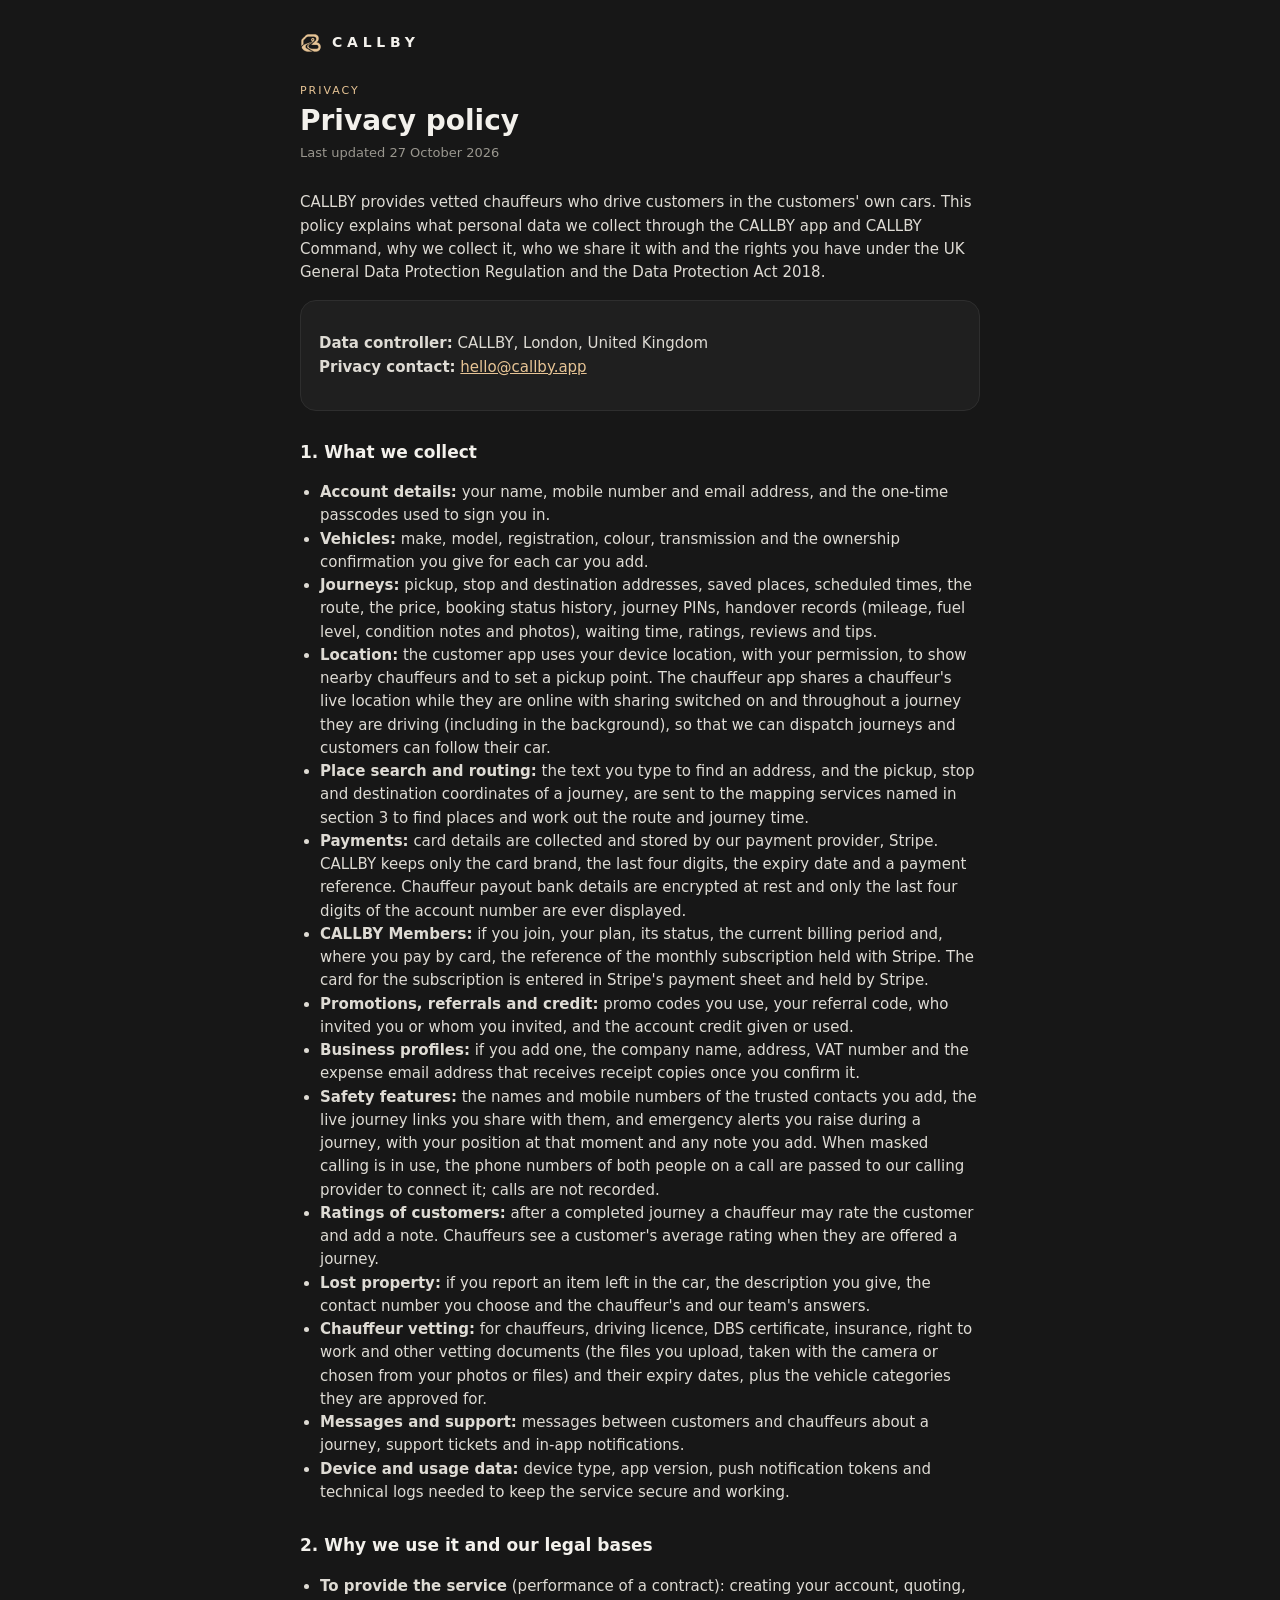
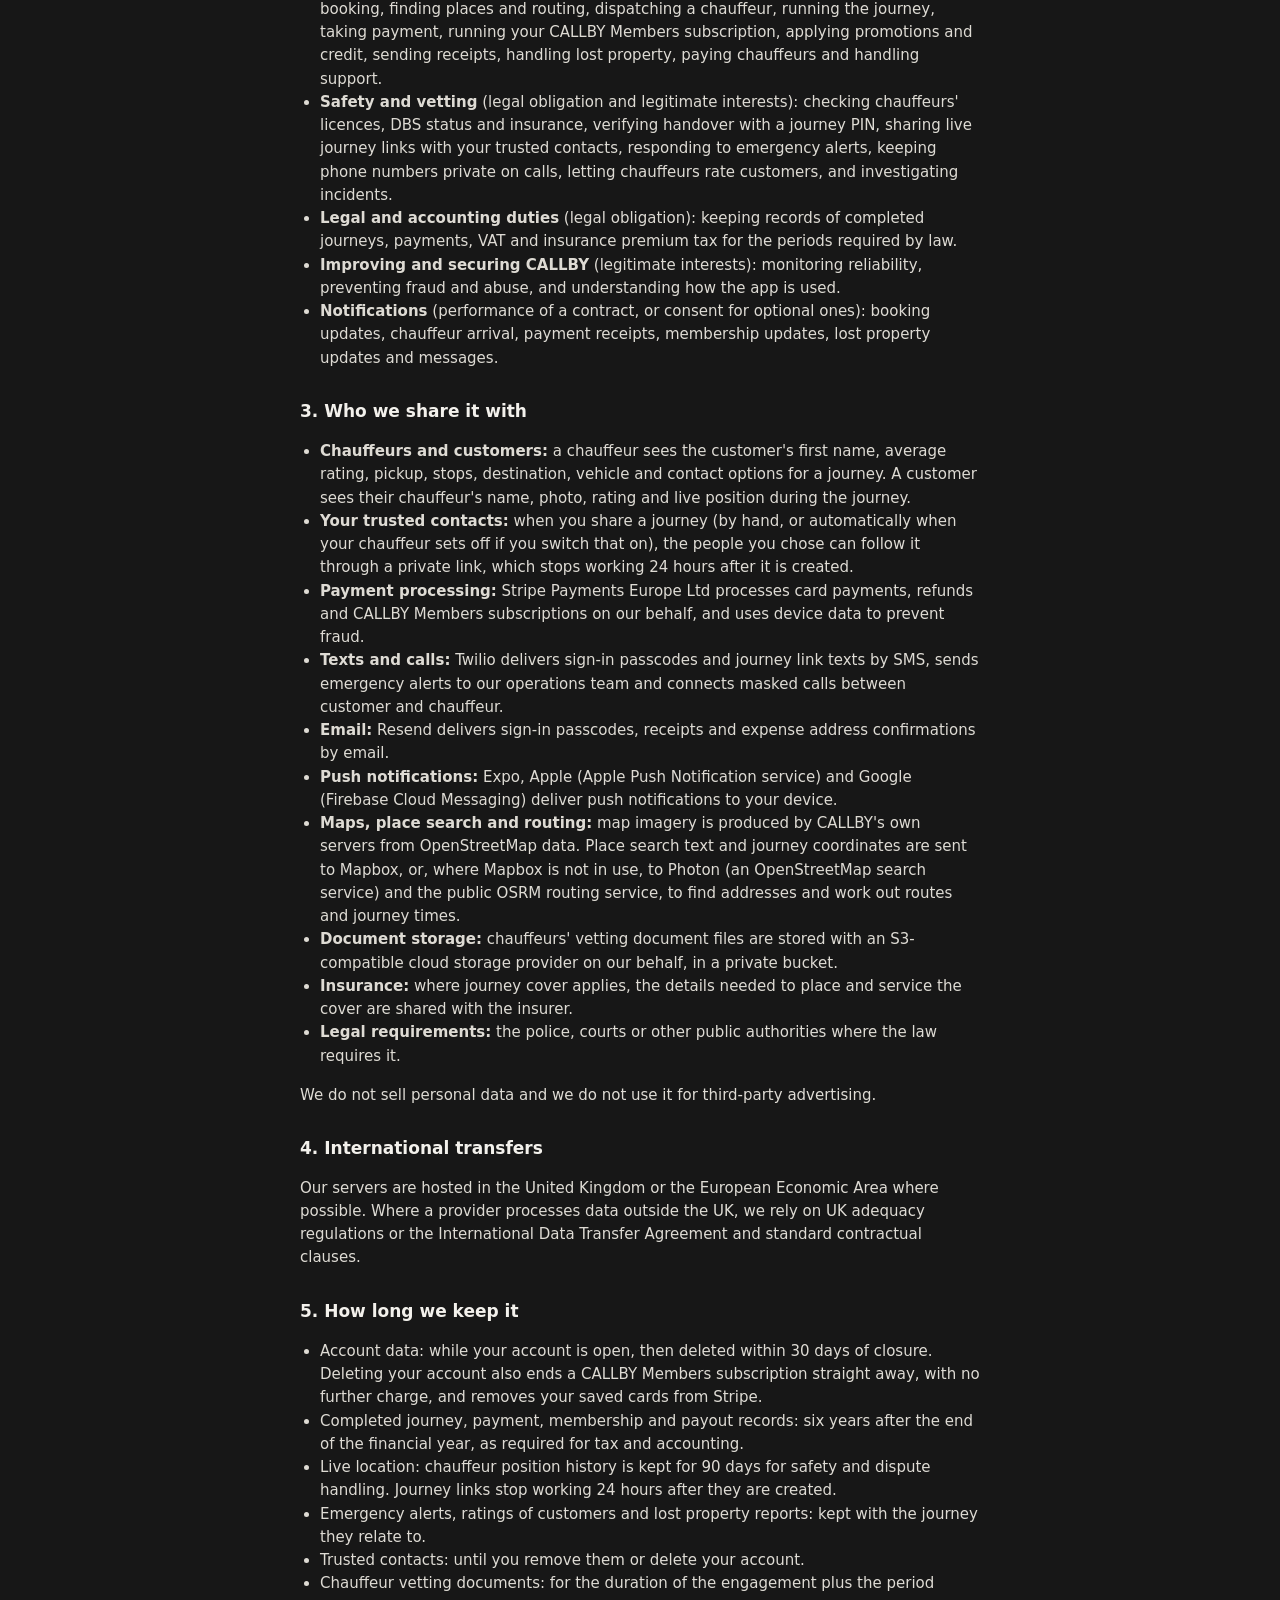
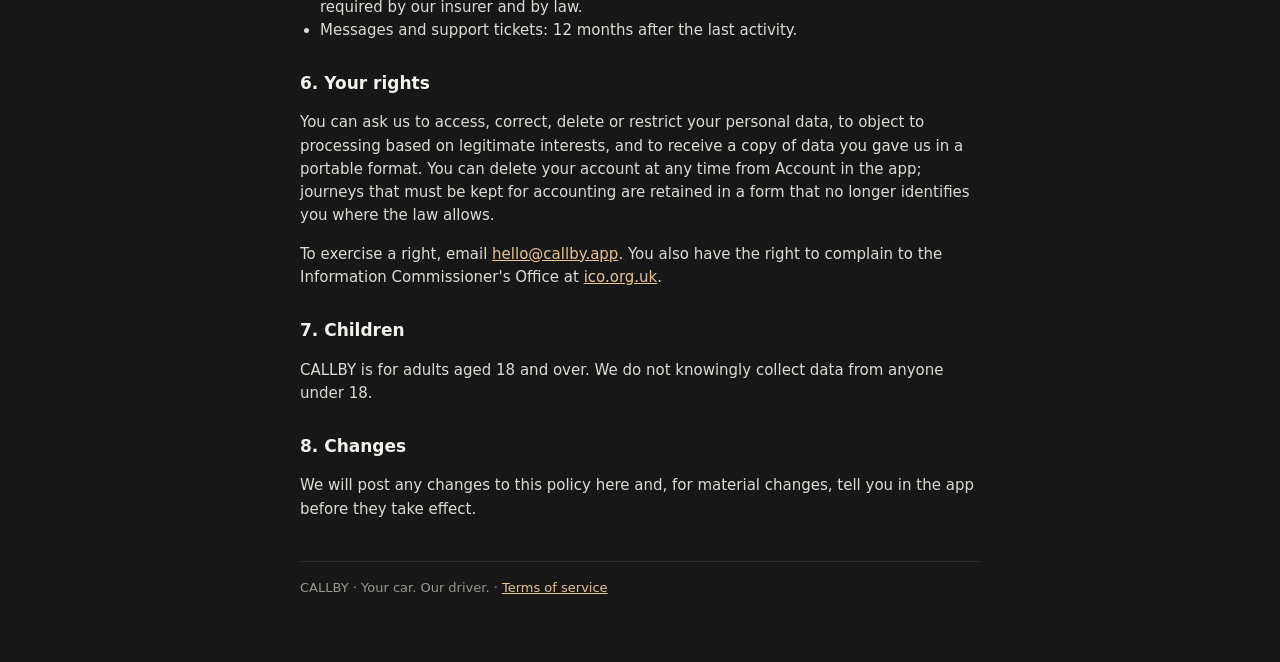
<file: privacy.html>
<!doctype html>
<html lang="en-GB">
<head>
<meta charset="utf-8" />
<meta name="viewport" content="width=device-width, initial-scale=1, viewport-fit=cover" />
<title>CALLBY · Privacy policy</title>
<meta name="theme-color" content="#171717" />
<link rel="icon" type="image/png" href="assets/brand/mark-flat.png" />
<link rel="stylesheet" href="legal/style.css" />
</head>
<body>
<main>
  <div class="brand"><img src="assets/brand/mark-flat.png" alt="" /><span>CALLBY</span></div>
  <p class="eyebrow">Privacy</p>
  <h1>Privacy policy</h1>
  <p class="updated">Last updated 27 October 2026</p>

  <p>CALLBY provides vetted chauffeurs who drive customers in the customers' own cars. This policy explains what personal data we collect through the CALLBY app and CALLBY Command, why we collect it, who we share it with and the rights you have under the UK General Data Protection Regulation and the Data Protection Act 2018.</p>

  <div class="card">
    <p><strong>Data controller:</strong> CALLBY, London, United Kingdom<br />
    <strong>Privacy contact:</strong> <a href="mailto:hello@callby.app">hello@callby.app</a></p>
  </div>

  <h2>1. What we collect</h2>
  <ul>
    <li><strong>Account details:</strong> your name, mobile number and email address, and the one-time passcodes used to sign you in.</li>
    <li><strong>Vehicles:</strong> make, model, registration, colour, transmission and the ownership confirmation you give for each car you add.</li>
    <li><strong>Journeys:</strong> pickup, stop and destination addresses, saved places, scheduled times, the route, the price, booking status history, journey PINs, handover records (mileage, fuel level, condition notes and photos), waiting time, ratings, reviews and tips.</li>
    <li><strong>Location:</strong> the customer app uses your device location, with your permission, to show nearby chauffeurs and to set a pickup point. The chauffeur app shares a chauffeur's live location while they are online with sharing switched on and throughout a journey they are driving (including in the background), so that we can dispatch journeys and customers can follow their car.</li>
    <li><strong>Place search and routing:</strong> the text you type to find an address, and the pickup, stop and destination coordinates of a journey, are sent to the mapping services named in section 3 to find places and work out the route and journey time.</li>
    <li><strong>Payments:</strong> card details are collected and stored by our payment provider, Stripe. CALLBY keeps only the card brand, the last four digits, the expiry date and a payment reference. Chauffeur payout bank details are encrypted at rest and only the last four digits of the account number are ever displayed.</li>
    <li><strong>CALLBY Members:</strong> if you join, your plan, its status, the current billing period and, where you pay by card, the reference of the monthly subscription held with Stripe. The card for the subscription is entered in Stripe's payment sheet and held by Stripe.</li>
    <li><strong>Promotions, referrals and credit:</strong> promo codes you use, your referral code, who invited you or whom you invited, and the account credit given or used.</li>
    <li><strong>Business profiles:</strong> if you add one, the company name, address, VAT number and the expense email address that receives receipt copies once you confirm it.</li>
    <li><strong>Safety features:</strong> the names and mobile numbers of the trusted contacts you add, the live journey links you share with them, and emergency alerts you raise during a journey, with your position at that moment and any note you add. When masked calling is in use, the phone numbers of both people on a call are passed to our calling provider to connect it; calls are not recorded.</li>
    <li><strong>Ratings of customers:</strong> after a completed journey a chauffeur may rate the customer and add a note. Chauffeurs see a customer's average rating when they are offered a journey.</li>
    <li><strong>Lost property:</strong> if you report an item left in the car, the description you give, the contact number you choose and the chauffeur's and our team's answers.</li>
    <li><strong>Chauffeur vetting:</strong> for chauffeurs, driving licence, DBS certificate, insurance, right to work and other vetting documents (the files you upload, taken with the camera or chosen from your photos or files) and their expiry dates, plus the vehicle categories they are approved for.</li>
    <li><strong>Messages and support:</strong> messages between customers and chauffeurs about a journey, support tickets and in-app notifications.</li>
    <li><strong>Device and usage data:</strong> device type, app version, push notification tokens and technical logs needed to keep the service secure and working.</li>
  </ul>

  <h2>2. Why we use it and our legal bases</h2>
  <ul>
    <li><strong>To provide the service</strong> (performance of a contract): creating your account, quoting, booking, finding places and routing, dispatching a chauffeur, running the journey, taking payment, running your CALLBY Members subscription, applying promotions and credit, sending receipts, handling lost property, paying chauffeurs and handling support.</li>
    <li><strong>Safety and vetting</strong> (legal obligation and legitimate interests): checking chauffeurs' licences, DBS status and insurance, verifying handover with a journey PIN, sharing live journey links with your trusted contacts, responding to emergency alerts, keeping phone numbers private on calls, letting chauffeurs rate customers, and investigating incidents.</li>
    <li><strong>Legal and accounting duties</strong> (legal obligation): keeping records of completed journeys, payments, VAT and insurance premium tax for the periods required by law.</li>
    <li><strong>Improving and securing CALLBY</strong> (legitimate interests): monitoring reliability, preventing fraud and abuse, and understanding how the app is used.</li>
    <li><strong>Notifications</strong> (performance of a contract, or consent for optional ones): booking updates, chauffeur arrival, payment receipts, membership updates, lost property updates and messages.</li>
  </ul>

  <h2>3. Who we share it with</h2>
  <ul>
    <li><strong>Chauffeurs and customers:</strong> a chauffeur sees the customer's first name, average rating, pickup, stops, destination, vehicle and contact options for a journey. A customer sees their chauffeur's name, photo, rating and live position during the journey.</li>
    <li><strong>Your trusted contacts:</strong> when you share a journey (by hand, or automatically when your chauffeur sets off if you switch that on), the people you chose can follow it through a private link, which stops working 24 hours after it is created.</li>
    <li><strong>Payment processing:</strong> Stripe Payments Europe Ltd processes card payments, refunds and CALLBY Members subscriptions on our behalf, and uses device data to prevent fraud.</li>
    <li><strong>Texts and calls:</strong> Twilio delivers sign-in passcodes and journey link texts by SMS, sends emergency alerts to our operations team and connects masked calls between customer and chauffeur.</li>
    <li><strong>Email:</strong> Resend delivers sign-in passcodes, receipts and expense address confirmations by email.</li>
    <li><strong>Push notifications:</strong> Expo, Apple (Apple Push Notification service) and Google (Firebase Cloud Messaging) deliver push notifications to your device.</li>
    <li><strong>Maps, place search and routing:</strong> map imagery is produced by CALLBY's own servers from OpenStreetMap data. Place search text and journey coordinates are sent to Mapbox, or, where Mapbox is not in use, to Photon (an OpenStreetMap search service) and the public OSRM routing service, to find addresses and work out routes and journey times.</li>
    <li><strong>Document storage:</strong> chauffeurs' vetting document files are stored with an S3-compatible cloud storage provider on our behalf, in a private bucket.</li>
    <li><strong>Insurance:</strong> where journey cover applies, the details needed to place and service the cover are shared with the insurer.</li>
    <li><strong>Legal requirements:</strong> the police, courts or other public authorities where the law requires it.</li>
  </ul>
  <p>We do not sell personal data and we do not use it for third-party advertising.</p>

  <h2>4. International transfers</h2>
  <p>Our servers are hosted in the United Kingdom or the European Economic Area where possible. Where a provider processes data outside the UK, we rely on UK adequacy regulations or the International Data Transfer Agreement and standard contractual clauses.</p>

  <h2>5. How long we keep it</h2>
  <ul>
    <li>Account data: while your account is open, then deleted within 30 days of closure. Deleting your account also ends a CALLBY Members subscription straight away, with no further charge, and removes your saved cards from Stripe.</li>
    <li>Completed journey, payment, membership and payout records: six years after the end of the financial year, as required for tax and accounting.</li>
    <li>Live location: chauffeur position history is kept for 90 days for safety and dispute handling. Journey links stop working 24 hours after they are created.</li>
    <li>Emergency alerts, ratings of customers and lost property reports: kept with the journey they relate to.</li>
    <li>Trusted contacts: until you remove them or delete your account.</li>
    <li>Chauffeur vetting documents: for the duration of the engagement plus the period required by our insurer and by law.</li>
    <li>Messages and support tickets: 12 months after the last activity.</li>
  </ul>

  <h2>6. Your rights</h2>
  <p>You can ask us to access, correct, delete or restrict your personal data, to object to processing based on legitimate interests, and to receive a copy of data you gave us in a portable format. You can delete your account at any time from Account in the app; journeys that must be kept for accounting are retained in a form that no longer identifies you where the law allows.</p>
  <p>To exercise a right, email <a href="mailto:hello@callby.app">hello@callby.app</a>. You also have the right to complain to the Information Commissioner's Office at <a href="https://ico.org.uk">ico.org.uk</a>.</p>

  <h2>7. Children</h2>
  <p>CALLBY is for adults aged 18 and over. We do not knowingly collect data from anyone under 18.</p>

  <h2>8. Changes</h2>
  <p>We will post any changes to this policy here and, for material changes, tell you in the app before they take effect.</p>

  <footer>CALLBY · Your car. Our driver. · <a href="terms.html">Terms of service</a></footer>
</main>
</body>
</html>
</file>
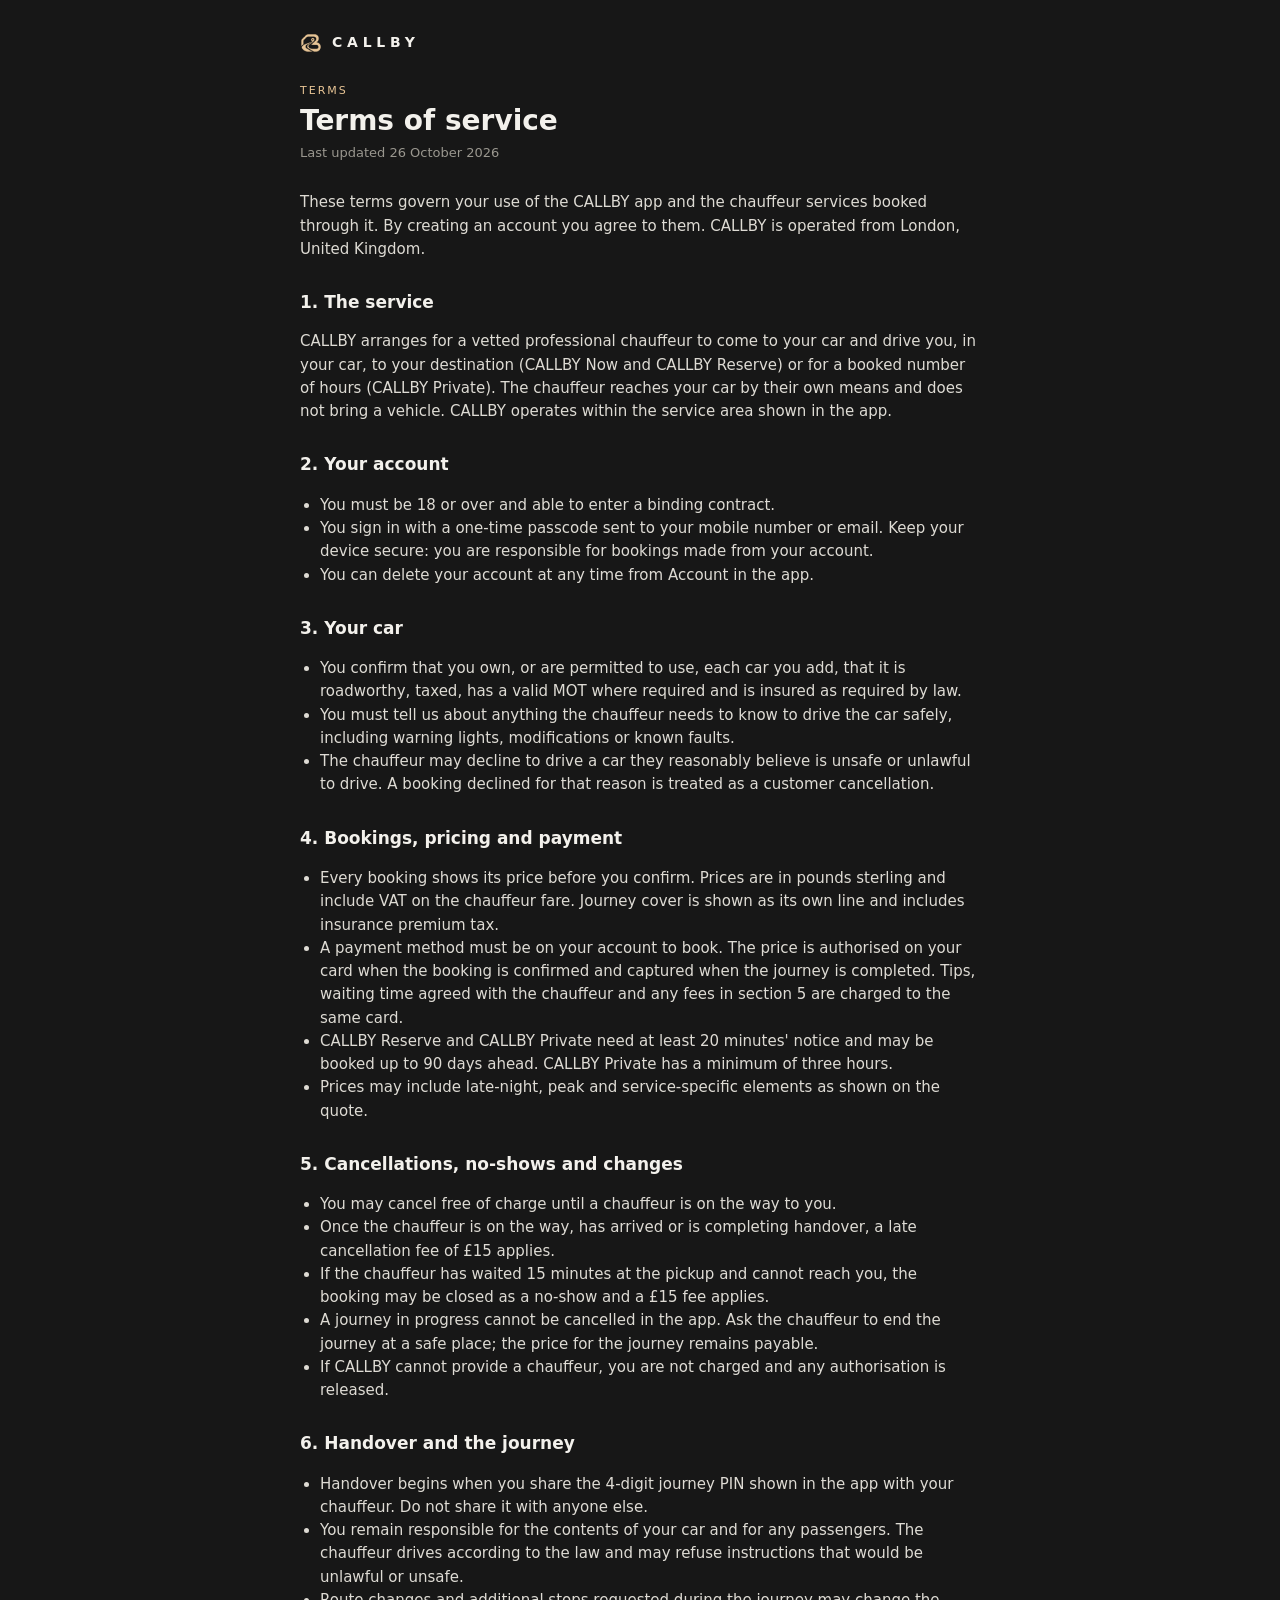
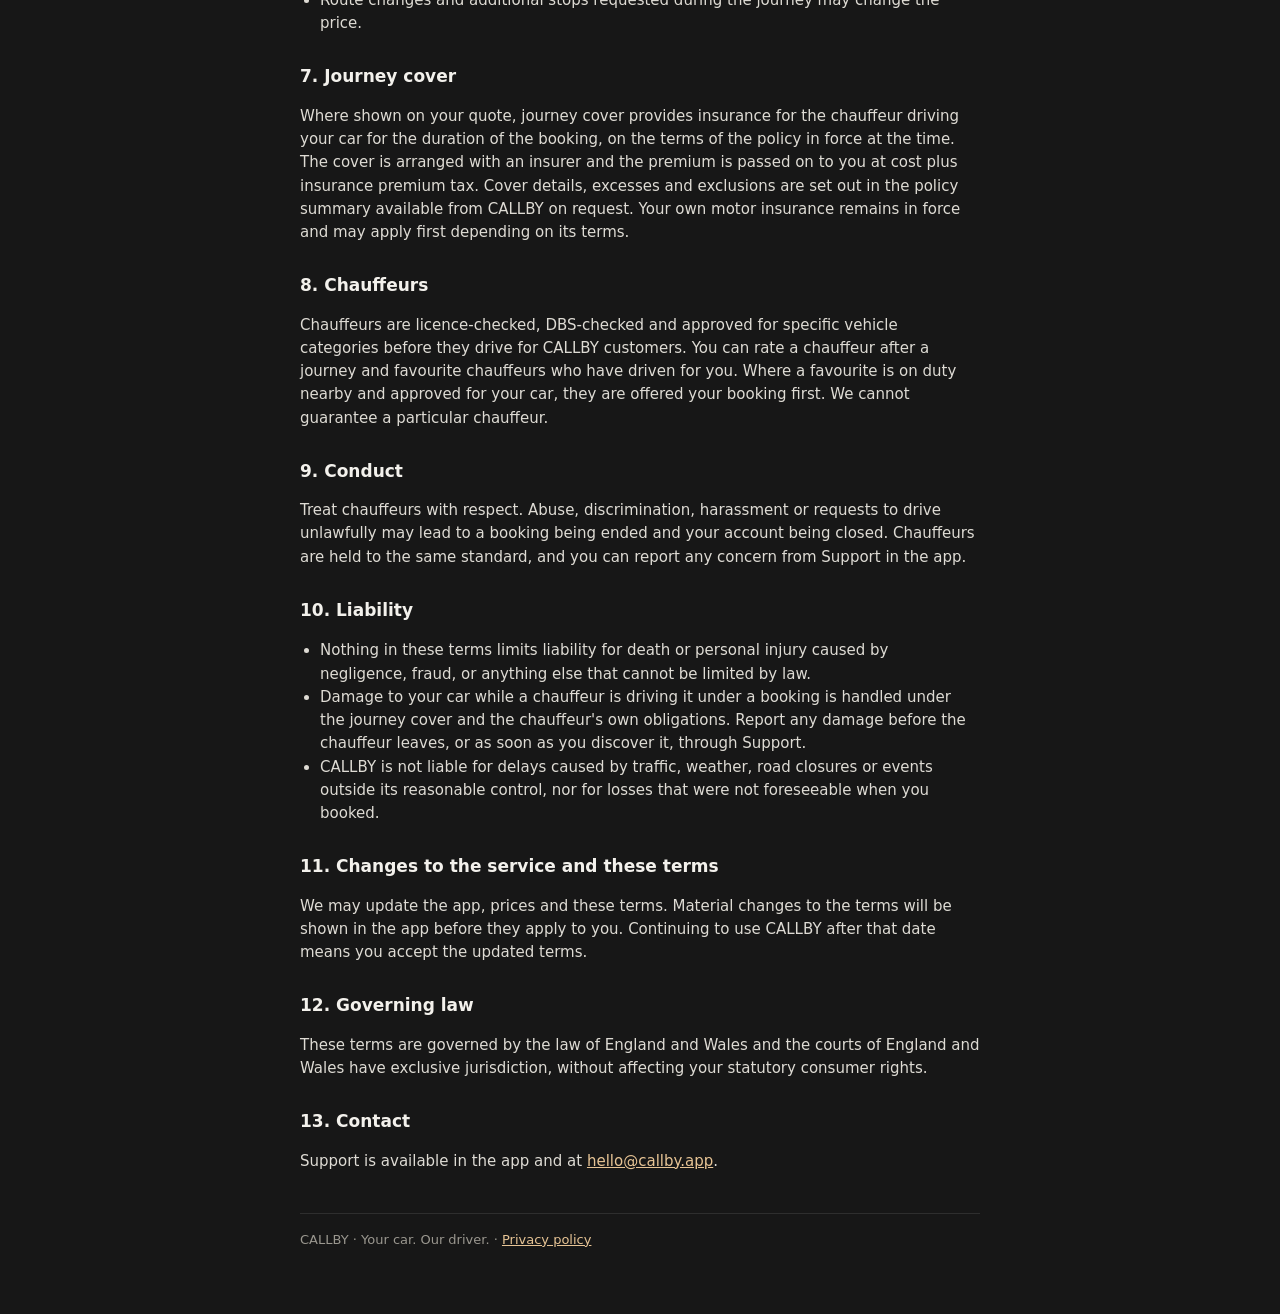
<file: terms.html>
<!doctype html>
<html lang="en-GB">
<head>
<meta charset="utf-8" />
<meta name="viewport" content="width=device-width, initial-scale=1, viewport-fit=cover" />
<title>CALLBY · Terms of service</title>
<meta name="theme-color" content="#171717" />
<link rel="icon" type="image/png" href="assets/brand/mark-flat.png" />
<link rel="stylesheet" href="legal/style.css" />
</head>
<body>
<main>
  <div class="brand"><img src="assets/brand/mark-flat.png" alt="" /><span>CALLBY</span></div>
  <p class="eyebrow">Terms</p>
  <h1>Terms of service</h1>
  <p class="updated">Last updated 26 October 2026</p>

  <p>These terms govern your use of the CALLBY app and the chauffeur services booked through it. By creating an account you agree to them. CALLBY is operated from London, United Kingdom.</p>

  <h2>1. The service</h2>
  <p>CALLBY arranges for a vetted professional chauffeur to come to your car and drive you, in your car, to your destination (CALLBY Now and CALLBY Reserve) or for a booked number of hours (CALLBY Private). The chauffeur reaches your car by their own means and does not bring a vehicle. CALLBY operates within the service area shown in the app.</p>

  <h2>2. Your account</h2>
  <ul>
    <li>You must be 18 or over and able to enter a binding contract.</li>
    <li>You sign in with a one-time passcode sent to your mobile number or email. Keep your device secure: you are responsible for bookings made from your account.</li>
    <li>You can delete your account at any time from Account in the app.</li>
  </ul>

  <h2>3. Your car</h2>
  <ul>
    <li>You confirm that you own, or are permitted to use, each car you add, that it is roadworthy, taxed, has a valid MOT where required and is insured as required by law.</li>
    <li>You must tell us about anything the chauffeur needs to know to drive the car safely, including warning lights, modifications or known faults.</li>
    <li>The chauffeur may decline to drive a car they reasonably believe is unsafe or unlawful to drive. A booking declined for that reason is treated as a customer cancellation.</li>
  </ul>

  <h2>4. Bookings, pricing and payment</h2>
  <ul>
    <li>Every booking shows its price before you confirm. Prices are in pounds sterling and include VAT on the chauffeur fare. Journey cover is shown as its own line and includes insurance premium tax.</li>
    <li>A payment method must be on your account to book. The price is authorised on your card when the booking is confirmed and captured when the journey is completed. Tips, waiting time agreed with the chauffeur and any fees in section 5 are charged to the same card.</li>
    <li>CALLBY Reserve and CALLBY Private need at least 20 minutes' notice and may be booked up to 90 days ahead. CALLBY Private has a minimum of three hours.</li>
    <li>Prices may include late-night, peak and service-specific elements as shown on the quote.</li>
  </ul>

  <h2>5. Cancellations, no-shows and changes</h2>
  <ul>
    <li>You may cancel free of charge until a chauffeur is on the way to you.</li>
    <li>Once the chauffeur is on the way, has arrived or is completing handover, a late cancellation fee of £15 applies.</li>
    <li>If the chauffeur has waited 15 minutes at the pickup and cannot reach you, the booking may be closed as a no-show and a £15 fee applies.</li>
    <li>A journey in progress cannot be cancelled in the app. Ask the chauffeur to end the journey at a safe place; the price for the journey remains payable.</li>
    <li>If CALLBY cannot provide a chauffeur, you are not charged and any authorisation is released.</li>
  </ul>

  <h2>6. Handover and the journey</h2>
  <ul>
    <li>Handover begins when you share the 4-digit journey PIN shown in the app with your chauffeur. Do not share it with anyone else.</li>
    <li>You remain responsible for the contents of your car and for any passengers. The chauffeur drives according to the law and may refuse instructions that would be unlawful or unsafe.</li>
    <li>Route changes and additional stops requested during the journey may change the price.</li>
  </ul>

  <h2>7. Journey cover</h2>
  <p>Where shown on your quote, journey cover provides insurance for the chauffeur driving your car for the duration of the booking, on the terms of the policy in force at the time. The cover is arranged with an insurer and the premium is passed on to you at cost plus insurance premium tax. Cover details, excesses and exclusions are set out in the policy summary available from CALLBY on request. Your own motor insurance remains in force and may apply first depending on its terms.</p>

  <h2>8. Chauffeurs</h2>
  <p>Chauffeurs are licence-checked, DBS-checked and approved for specific vehicle categories before they drive for CALLBY customers. You can rate a chauffeur after a journey and favourite chauffeurs who have driven for you. Where a favourite is on duty nearby and approved for your car, they are offered your booking first. We cannot guarantee a particular chauffeur.</p>

  <h2>9. Conduct</h2>
  <p>Treat chauffeurs with respect. Abuse, discrimination, harassment or requests to drive unlawfully may lead to a booking being ended and your account being closed. Chauffeurs are held to the same standard, and you can report any concern from Support in the app.</p>

  <h2>10. Liability</h2>
  <ul>
    <li>Nothing in these terms limits liability for death or personal injury caused by negligence, fraud, or anything else that cannot be limited by law.</li>
    <li>Damage to your car while a chauffeur is driving it under a booking is handled under the journey cover and the chauffeur's own obligations. Report any damage before the chauffeur leaves, or as soon as you discover it, through Support.</li>
    <li>CALLBY is not liable for delays caused by traffic, weather, road closures or events outside its reasonable control, nor for losses that were not foreseeable when you booked.</li>
  </ul>

  <h2>11. Changes to the service and these terms</h2>
  <p>We may update the app, prices and these terms. Material changes to the terms will be shown in the app before they apply to you. Continuing to use CALLBY after that date means you accept the updated terms.</p>

  <h2>12. Governing law</h2>
  <p>These terms are governed by the law of England and Wales and the courts of England and Wales have exclusive jurisdiction, without affecting your statutory consumer rights.</p>

  <h2>13. Contact</h2>
  <p>Support is available in the app and at <a href="mailto:hello@callby.app">hello@callby.app</a>.</p>

  <footer>CALLBY · Your car. Our driver. · <a href="privacy.html">Privacy policy</a></footer>
</main>
</body>
</html>
</file>
<file: styles.css>
:root{
  --bg:#171717;--bg-2:#131313;--panel:#1F1F1F;--panel-2:#242424;--line:#2E2E2E;--line-2:#3A3A3A;
  --text:#F3F1EC;--muted:#9A978F;--muted-2:#6E6B64;
  --gold:#E7C495;--gold-2:#D4AE7C;--gold-3:#B8935F;--gold-soft:rgba(231,196,149,.14);--gold-line:rgba(231,196,149,.38);
  --display:"Montserrat",system-ui,sans-serif;--body:"Inter",system-ui,-apple-system,sans-serif;
  --radius:22px;--ease:cubic-bezier(.22,.61,.36,1);
}
*{box-sizing:border-box}
html{scroll-behavior:smooth;-webkit-text-size-adjust:100%}
body{margin:0;background:var(--bg);color:var(--text);font-family:var(--body);font-size:16px;line-height:1.6;overflow-x:hidden}
img{display:block;max-width:100%}
a{color:inherit;text-decoration:none}
button{font:inherit;color:inherit;background:none;border:0;cursor:pointer}
h1,h2,h3,.display{font-family:var(--display);font-weight:600;letter-spacing:-.01em;line-height:1.08;margin:0}
h1{font-size:clamp(44px,7vw,92px);font-weight:600}
h2{font-size:clamp(32px,4.6vw,58px)}
h3{font-size:22px;font-weight:600;line-height:1.25}
p{margin:0}
.eyebrow{font-family:var(--display);font-weight:500;font-size:11px;letter-spacing:.26em;text-transform:uppercase;color:var(--gold)}
.lede{font-size:clamp(17px,1.5vw,21px);color:var(--muted);line-height:1.6;max-width:62ch}
.gold{color:var(--gold)}
.metal{background:linear-gradient(92deg,#F2DDBB 0%,#E7C495 32%,#C9A66F 60%,#F0D7B0 100%);-webkit-background-clip:text;background-clip:text;color:transparent}
.container{width:min(1200px,calc(100% - 48px));margin:0 auto}
section{position:relative;padding:clamp(88px,12vw,160px) 0}
.rule{height:1px;background:linear-gradient(90deg,var(--gold-line),transparent);width:72px;margin:0 0 22px}

/* nav */
.nav{position:fixed;inset:0 0 auto 0;z-index:50;transition:background .35s var(--ease),border-color .35s var(--ease)}
.nav.scrolled{background:rgba(23,23,23,.82);backdrop-filter:blur(14px);-webkit-backdrop-filter:blur(14px);border-bottom:1px solid var(--line)}
.nav .container{display:flex;align-items:center;justify-content:space-between;height:76px;gap:24px}
.brand{display:flex;align-items:center;gap:11px}
.brand img{width:30px;height:30px}
.brand svg{height:13px;width:auto;color:var(--text)}
.nav-links{display:flex;gap:28px;font-size:14px;color:var(--muted)}
.nav-links a{transition:color .25s}
.nav-links a:hover{color:var(--text)}
.btn{display:inline-flex;align-items:center;justify-content:center;gap:10px;height:50px;padding:0 24px;border-radius:999px;font-family:var(--display);font-weight:600;font-size:14px;letter-spacing:.02em;transition:transform .3s var(--ease),background .3s,color .3s,border-color .3s;white-space:nowrap}
.btn:hover{transform:translateY(-2px)}
.btn-gold{background:linear-gradient(120deg,#F0D7B0,#E7C495 45%,#CFAE7E);color:#171717;box-shadow:0 10px 30px rgba(231,196,149,.18)}
.btn-ghost{border:1px solid var(--line-2);color:var(--text);background:rgba(31,31,31,.5)}
.btn-ghost:hover{border-color:var(--gold-line)}
.btn-sm{height:42px;padding:0 18px;font-size:13px}
.nav-toggle{display:none;width:44px;height:44px;border-radius:12px;border:1px solid var(--line);align-items:center;justify-content:center}
.nav-toggle span{display:block;width:18px;height:2px;border-radius:2px;background:var(--text);margin:4px 0}

/* hero */
.hero{min-height:100svh;display:flex;align-items:center;padding:140px 0 96px;overflow:hidden}
.hero-bg{position:absolute;inset:-12% 0 -12% 0;z-index:0;pointer-events:none}
.hero-map{position:absolute;inset:0;background:url("assets/photos/london-map.jpg") center/cover no-repeat;opacity:.9;will-change:transform}
.hero-fade{position:absolute;inset:0;background:radial-gradient(120% 90% at 70% 40%,rgba(23,23,23,.1),rgba(23,23,23,.75) 55%,#171717 100%),linear-gradient(180deg,rgba(23,23,23,.55),rgba(23,23,23,.1) 35%,#171717 100%)}
.hero-route{position:absolute;inset:0;width:100%;height:100%;will-change:transform}
.hero .container{position:relative;z-index:2;display:grid;grid-template-columns:1.15fr .85fr;gap:48px;align-items:center}
.hero-copy .eyebrow{display:flex;align-items:center;gap:12px;margin-bottom:26px}
.hero-copy .eyebrow i{width:6px;height:6px;border-radius:50%;background:var(--gold);box-shadow:0 0 14px var(--gold)}
.hero h1 span{display:block}
.hero .lede{margin:28px 0 36px}
.hero-ctas{display:flex;gap:14px;flex-wrap:wrap}
.hero-meta{display:flex;gap:34px;margin-top:52px;color:var(--muted);font-size:13px}
.hero-meta b{display:block;font-family:var(--display);font-weight:600;color:var(--text);font-size:20px;letter-spacing:0}
.hero-visual{position:relative;perspective:1400px}
.promo-card{position:relative;border-radius:28px;overflow:hidden;border:1px solid var(--gold-line);box-shadow:0 40px 90px rgba(0,0,0,.6),0 0 0 1px rgba(255,255,255,.03) inset;transform-style:preserve-3d;transition:transform .5s var(--ease);will-change:transform;aspect-ratio:3/4;max-width:460px;margin-left:auto}
.promo-card img{width:100%;height:100%;object-fit:cover}
.promo-card:after{content:"";position:absolute;inset:0;background:linear-gradient(180deg,rgba(23,23,23,0) 55%,rgba(23,23,23,.85));pointer-events:none}
.promo-caption{position:absolute;left:22px;right:22px;bottom:20px;z-index:2;display:flex;align-items:flex-end;justify-content:space-between;gap:16px}
.promo-caption .eyebrow{margin-bottom:6px}
.promo-caption strong{font-family:var(--display);font-weight:600;font-size:18px;display:block}
.promo-caption span{color:var(--muted);font-size:13px}
.float-pill{position:absolute;z-index:3;display:flex;align-items:center;gap:10px;background:rgba(31,31,31,.9);backdrop-filter:blur(10px);border:1px solid var(--line);border-radius:999px;padding:10px 16px;font-size:13px;box-shadow:0 20px 50px rgba(0,0,0,.45)}
.float-pill i{width:8px;height:8px;border-radius:50%;background:#6ED19A;box-shadow:0 0 12px #6ED19A}
.pill-a{left:-28px;top:14%}
.pill-b{right:-16px;bottom:22%}
.scroll-cue{position:absolute;left:50%;bottom:28px;transform:translateX(-50%);z-index:3;color:var(--muted);font-size:11px;letter-spacing:.22em;text-transform:uppercase;display:flex;flex-direction:column;align-items:center;gap:10px}
.scroll-cue i{width:1px;height:38px;background:linear-gradient(180deg,var(--gold),transparent);animation:cue 2.2s infinite}
@keyframes cue{0%{transform:scaleY(0);transform-origin:top}50%{transform:scaleY(1);transform-origin:top}51%{transform-origin:bottom}100%{transform:scaleY(0);transform-origin:bottom}}

/* marquee */
.marquee{border-top:1px solid var(--line);border-bottom:1px solid var(--line);background:var(--bg-2);overflow:hidden;padding:18px 0}
.marquee-track{display:flex;gap:56px;white-space:nowrap;animation:marquee 46s linear infinite;width:max-content}
.marquee span{font-family:var(--display);font-weight:500;font-size:12px;letter-spacing:.3em;text-transform:uppercase;color:var(--muted)}
.marquee span b{color:var(--gold);font-weight:500;margin:0 18px 0 0}
@keyframes marquee{to{transform:translateX(-50%)}}

/* generic grids */
.section-head{display:grid;grid-template-columns:1fr 1fr;gap:40px;align-items:end;margin-bottom:64px}
.section-head .lede{justify-self:end}
.grid-3{display:grid;grid-template-columns:repeat(3,1fr);gap:22px}
.card{background:linear-gradient(180deg,var(--panel),#1B1B1B);border:1px solid var(--line);border-radius:var(--radius);padding:30px;position:relative;overflow:hidden;transition:transform .5s var(--ease),border-color .4s}
.card:hover{border-color:var(--gold-line);transform:translateY(-4px)}
.card .ico{width:46px;height:46px;border-radius:14px;border:1px solid var(--gold-line);display:flex;align-items:center;justify-content:center;color:var(--gold);margin-bottom:22px;background:var(--gold-soft)}
.card h3{margin-bottom:10px}
.card p{color:var(--muted);font-size:15px}
.card-photo{padding:0;aspect-ratio:4/3}
.card-photo img{width:100%;height:100%;object-fit:cover;transition:transform 1.2s var(--ease)}
.card-photo:hover img{transform:scale(1.04)}
.card-photo .over{position:absolute;inset:auto 0 0 0;padding:70px 26px 26px;background:linear-gradient(180deg,rgba(23,23,23,0),rgba(23,23,23,.88) 45%,rgba(23,23,23,.97))}
.card-photo h3{margin-bottom:6px}

/* problem */
.problem .statement{margin-top:56px;padding-top:28px;border-top:1px solid var(--line);font-family:var(--display);font-size:clamp(22px,2.6vw,32px);font-weight:300}
.problem .statement b{font-weight:600;color:var(--gold)}

/* lifesaving */
.lives{background:#111;overflow:hidden}
.lives:before{content:"";position:absolute;inset:0;background:url("assets/photos/london-map.jpg") center/cover;opacity:.18;mix-blend-mode:screen}
.lives:after{content:"";position:absolute;inset:0;background:radial-gradient(70% 70% at 50% 50%,rgba(17,17,17,.2),#111 80%)}
.lives .container{position:relative;z-index:1}
.lives h2{max-width:14ch}
.lives-grid{display:grid;grid-template-columns:1.1fr .9fr;gap:60px;align-items:center}
.stat-row{display:grid;grid-template-columns:repeat(3,1fr);gap:18px;margin-top:44px}
.stat{padding:22px 22px 20px;border:1px solid var(--line);border-radius:18px;background:rgba(31,31,31,.6);backdrop-filter:blur(8px)}
.stat b{display:block;font-family:var(--display);font-weight:600;font-size:34px;color:var(--gold);letter-spacing:-.02em}
.stat span{display:block;color:var(--muted);font-size:13px;margin-top:6px;line-height:1.45}
.quote{border-left:1px solid var(--gold-line);padding-left:26px;font-family:var(--display);font-weight:300;font-size:clamp(20px,2vw,26px);line-height:1.4}
.quote small{display:block;margin-top:16px;font-family:var(--body);font-size:13px;color:var(--muted)}
.lives-list{display:grid;gap:14px;margin-top:34px}
.lives-list div{display:flex;gap:14px;align-items:flex-start;color:var(--muted);font-size:15px}
.lives-list div:before{content:"";flex:none;width:18px;height:18px;border-radius:50%;border:1px solid var(--gold-line);background:var(--gold-soft);margin-top:3px}

/* how it works */
.steps{display:grid;grid-template-columns:repeat(3,1fr);gap:28px;margin-top:20px}
.step{position:relative}
.step .phone-shot{border-radius:34px;overflow:hidden;border:1px solid var(--line-2);box-shadow:0 40px 80px rgba(0,0,0,.55);aspect-ratio:1102/2459;background:#0E0E0E;will-change:transform}
.step .phone-shot img{width:100%;height:100%;object-fit:cover}
.step .num{position:absolute;top:-18px;left:22px;width:40px;height:40px;border-radius:50%;background:#171717;border:1px solid var(--gold);color:var(--gold);display:flex;align-items:center;justify-content:center;font-family:var(--display);font-weight:600;font-size:14px;z-index:2}
.step h3{margin:26px 0 8px}
.step p{color:var(--muted);font-size:15px}
.step:nth-child(2){transform:translateY(40px)}

/* interactive preview */
.preview{background:var(--bg-2);border-top:1px solid var(--line);border-bottom:1px solid var(--line);overflow:hidden}
.preview-grid{display:grid;grid-template-columns:.9fr 1.1fr;gap:60px;align-items:center}
.preview-copy h2{margin:14px 0 18px}
.preview-copy .lede{margin-bottom:30px}
.role-switch{display:inline-flex;padding:4px;border:1px solid var(--line);border-radius:999px;background:var(--panel);margin-bottom:22px}
.role-switch button{height:40px;padding:0 20px;border-radius:999px;font-family:var(--display);font-weight:600;font-size:13px;color:var(--muted);transition:background .3s,color .3s}
.role-switch button.on{background:var(--gold);color:#171717}
.hints{display:grid;gap:10px;margin-top:8px}
.hint{display:flex;align-items:center;gap:12px;padding:12px 16px;border:1px solid var(--line);border-radius:14px;background:var(--panel);font-size:14px;color:var(--muted)}
.hint b{font-family:var(--display);font-weight:600;color:var(--text);font-size:13px}
.hint i{width:28px;height:28px;border-radius:9px;background:var(--gold-soft);border:1px solid var(--gold-line);display:flex;align-items:center;justify-content:center;color:var(--gold);font-style:normal;font-size:12px;font-family:var(--display);font-weight:600}
.preview-note{margin-top:22px;font-size:13px;color:var(--muted-2)}
.phone-stage{position:relative;display:flex;justify-content:center;padding:30px 0}
.phone-glow{position:absolute;inset:10% 15%;background:radial-gradient(50% 50% at 50% 50%,rgba(231,196,149,.22),transparent 70%);filter:blur(30px);pointer-events:none}
.phone{position:relative;width:min(390px,88vw);aspect-ratio:390/820;border-radius:54px;background:#0A0A0A;padding:12px;box-shadow:0 0 0 1px #3a3a3a,0 0 0 4px #121212,0 0 0 5px #2c2c2c,0 60px 120px rgba(0,0,0,.7)}
.phone:before{content:"";position:absolute;top:22px;left:50%;transform:translateX(-50%);width:112px;height:30px;border-radius:999px;background:#000;z-index:3}
.phone-screen{position:relative;width:100%;height:100%;border-radius:42px;overflow:hidden;background:#171717}
.phone-screen iframe{width:100%;height:100%;border:0;display:block;background:#171717}
.phone-loading{position:absolute;inset:0;display:flex;flex-direction:column;align-items:center;justify-content:center;gap:14px;color:var(--muted);font-size:13px;background:#171717;z-index:2;transition:opacity .6s}
.phone-loading img{width:54px;height:54px;opacity:.9}
.phone-loading.hide{opacity:0;pointer-events:none}
.phone-fallback{position:absolute;inset:0;display:none;z-index:2}
.phone-fallback img{width:100%;height:100%;object-fit:cover}
.phone.offline .phone-fallback{display:block}
.phone-fallback .msg{position:absolute;left:16px;right:16px;bottom:18px;padding:14px 16px;border-radius:16px;background:rgba(23,23,23,.92);border:1px solid var(--line);font-size:13px;color:var(--muted)}

/* services */
.services .grid-3 .card{padding:34px}
.services .card .price{font-family:var(--display);font-weight:600;font-size:13px;letter-spacing:.14em;text-transform:uppercase;color:var(--gold);margin-bottom:16px}
.services .card ul{list-style:none;padding:0;margin:18px 0 0;display:grid;gap:8px;color:var(--muted);font-size:14px}
.services .card ul li:before{content:"·";color:var(--gold);margin-right:10px}

/* chauffeurs */
.chauffeurs .lead-grid{display:grid;grid-template-columns:1fr 1fr;gap:60px;align-items:center}
.faces{display:flex;margin:26px 0 12px}
.faces img{width:64px;height:64px;border-radius:50%;object-fit:cover;border:2px solid var(--gold);margin-left:-14px;background:#242424}
.faces img:first-child{margin-left:0}
.modes{display:flex;flex-wrap:wrap;gap:10px;margin-top:24px}
.modes span{padding:9px 14px;border-radius:999px;border:1px solid var(--line);font-size:13px;color:var(--muted);background:var(--panel)}
.partner{margin-top:34px;padding:26px;border-radius:var(--radius);border:1px solid var(--gold-line);background:linear-gradient(135deg,rgba(231,196,149,.12),rgba(231,196,149,.03))}
.partner b{display:block;font-family:var(--display);font-size:40px;font-weight:600;color:var(--gold);letter-spacing:-.02em;line-height:1}
.partner span{display:block;margin-top:8px;color:var(--muted);font-size:14px}
.standards{display:grid;gap:16px}
.standard{display:grid;grid-template-columns:52px 1fr;gap:16px;padding:20px;border:1px solid var(--line);border-radius:18px;background:var(--panel)}
.standard i{width:52px;height:52px;border-radius:14px;background:var(--gold-soft);border:1px solid var(--gold-line);display:flex;align-items:center;justify-content:center;color:var(--gold)}
.standard b{font-family:var(--display);font-weight:600;display:block;margin-bottom:4px}
.standard span{color:var(--muted);font-size:14px}

/* founders */
.founders-grid{display:grid;grid-template-columns:1fr 1fr;gap:28px}
.founder{display:grid;grid-template-columns:200px 1fr;gap:28px;align-items:start;padding:28px;border:1px solid var(--line);border-radius:var(--radius);background:linear-gradient(180deg,var(--panel),#1B1B1B)}
.founder .photo{aspect-ratio:3/4;border-radius:18px;overflow:hidden;border:1px solid var(--gold-line)}
.founder .photo img{width:100%;height:100%;object-fit:cover;filter:saturate(.9)}
.founder h3{margin:6px 0 2px;font-size:26px}
.founder .role{color:var(--gold);font-size:13px;letter-spacing:.12em;text-transform:uppercase;font-family:var(--display);font-weight:500;margin-bottom:16px}
.founder p{color:var(--muted);font-size:15px}
.founder p + p{margin-top:12px}

/* launch */
.launch .launch-grid{display:grid;grid-template-columns:1fr 1fr;gap:40px;align-items:stretch}
.launch-map{position:relative;border-radius:var(--radius);overflow:hidden;border:1px solid var(--line);min-height:460px;background:url("assets/photos/london-map.jpg") 62% 54%/220% no-repeat}
.launch-map:after{content:"";position:absolute;inset:0;background:radial-gradient(60% 60% at 50% 50%,rgba(23,23,23,0),rgba(23,23,23,.75))}
.zone{position:absolute;z-index:2;transform:translate(-50%,-50%);display:flex;flex-direction:column;align-items:center;gap:6px}
.zone i{width:14px;height:14px;border-radius:50%;background:var(--gold);box-shadow:0 0 0 6px rgba(231,196,149,.18),0 0 24px rgba(231,196,149,.6);animation:pulse 2.6s infinite}
.zone span{font-family:var(--display);font-size:11px;letter-spacing:.2em;text-transform:uppercase;color:var(--text);text-shadow:0 2px 12px #000}
@keyframes pulse{0%,100%{box-shadow:0 0 0 6px rgba(231,196,149,.18),0 0 24px rgba(231,196,149,.6)}50%{box-shadow:0 0 0 12px rgba(231,196,149,.06),0 0 30px rgba(231,196,149,.9)}}
.principles{display:grid;gap:14px;margin-top:28px}
.principles div{display:flex;gap:16px;align-items:center;padding:16px 18px;border:1px solid var(--line);border-radius:16px;background:var(--panel)}
.principles b{width:34px;height:34px;flex:none;border-radius:50%;border:1px solid var(--gold-line);display:flex;align-items:center;justify-content:center;color:var(--gold);font-family:var(--display);font-size:13px}

/* invitation form */
.invite{background:var(--bg-2);border-top:1px solid var(--line)}
.invite-grid{display:grid;grid-template-columns:.9fr 1.1fr;gap:60px;align-items:start}
.form{display:grid;gap:14px;padding:30px;border:1px solid var(--line);border-radius:var(--radius);background:var(--panel)}
.form .row{display:grid;grid-template-columns:1fr 1fr;gap:14px}
.field label{display:block;font-size:12px;letter-spacing:.08em;text-transform:uppercase;color:var(--muted);margin-bottom:8px;font-family:var(--display);font-weight:500}
.field input,.field select,.field textarea{width:100%;height:50px;border-radius:14px;border:1px solid var(--line-2);background:#171717;color:var(--text);padding:0 16px;font:inherit;font-size:15px;outline:0;transition:border-color .3s}
.field textarea{height:auto;padding:14px 16px;min-height:86px;resize:vertical}
.field input:focus,.field select:focus,.field textarea:focus{border-color:var(--gold)}
.seg{display:grid;grid-template-columns:1fr 1fr;padding:4px;border:1px solid var(--line-2);border-radius:14px;background:#171717}
.seg button{height:42px;border-radius:10px;font-family:var(--display);font-weight:600;font-size:13px;color:var(--muted)}
.seg button.on{background:var(--gold);color:#171717}
.form .fine{font-size:12px;color:var(--muted-2)}
.form .ok{display:none;padding:18px;border-radius:14px;border:1px solid var(--gold-line);background:var(--gold-soft);font-size:14px}
.form.sent .ok{display:block}
.form.sent .fields{display:none}
.form .err{display:none;color:#E59A8A;font-size:13px}

/* faq */
.faq-list{display:grid;gap:12px;max-width:860px}
details{border:1px solid var(--line);border-radius:18px;background:var(--panel);padding:0 24px;transition:border-color .3s}
details[open]{border-color:var(--gold-line)}
summary{list-style:none;cursor:pointer;display:flex;align-items:center;justify-content:space-between;gap:20px;padding:22px 0;font-family:var(--display);font-weight:600;font-size:17px}
summary::-webkit-details-marker{display:none}
summary span{color:var(--gold);font-size:12px;letter-spacing:.2em;margin-right:16px}
summary i{width:28px;height:28px;border-radius:50%;border:1px solid var(--line-2);display:flex;align-items:center;justify-content:center;color:var(--gold);font-style:normal;transition:transform .3s}
details[open] summary i{transform:rotate(45deg)}
details p{color:var(--muted);padding:0 0 22px;font-size:15px;max-width:68ch}

/* final cta + footer */
.final{text-align:center;padding:clamp(100px,14vw,180px) 0;overflow:hidden}
.final img{width:96px;height:96px;margin:0 auto 26px}
.final h2{font-size:clamp(34px,5vw,64px);max-width:18ch;margin:0 auto}
.final .lede{margin:22px auto 36px;text-align:center}
.final .hero-ctas{justify-content:center}
.stores{display:flex;justify-content:center;gap:14px;margin-top:36px}
.store{display:flex;align-items:center;gap:12px;padding:12px 18px;border:1px solid var(--line);border-radius:14px;background:var(--panel);color:var(--muted);font-size:12px;text-align:left}
.store b{display:block;color:var(--text);font-size:14px;font-family:var(--display);font-weight:600}
footer{border-top:1px solid var(--line);padding:56px 0 40px;color:var(--muted);font-size:13px}
.foot{display:grid;grid-template-columns:1.4fr 1fr 1fr 1fr;gap:40px}
.foot h4{font-family:var(--display);font-weight:600;font-size:12px;letter-spacing:.2em;text-transform:uppercase;color:var(--text);margin:0 0 16px}
.foot a{display:block;margin-bottom:10px;transition:color .25s}
.foot a:hover{color:var(--gold)}
.foot .brand svg{height:12px}
.foot .tag{margin-top:14px;max-width:34ch}
.foot-bottom{display:flex;justify-content:space-between;gap:20px;margin-top:44px;padding-top:24px;border-top:1px solid var(--line);font-size:12px;color:var(--muted-2)}

/* reveal + parallax */
.reveal{opacity:0;transform:translateY(28px);transition:opacity .9s var(--ease),transform .9s var(--ease)}
.reveal.in{opacity:1;transform:none}
.reveal.d1{transition-delay:.1s}.reveal.d2{transition-delay:.2s}.reveal.d3{transition-delay:.3s}
[data-parallax]{will-change:transform}
@media (prefers-reduced-motion:reduce){.reveal{opacity:1;transform:none;transition:none}[data-parallax]{transform:none!important}.marquee-track{animation:none}}

/* responsive */
@media (max-width:1040px){
  .hero .container{grid-template-columns:1fr;gap:40px}
  .promo-card{margin:0 auto;max-width:420px}
  .section-head{grid-template-columns:1fr}
  .section-head .lede{justify-self:start}
  .grid-3,.steps{grid-template-columns:1fr 1fr}
  .step:nth-child(2){transform:none}
  .lives-grid,.preview-grid,.chauffeurs .lead-grid,.founders-grid,.launch .launch-grid,.invite-grid{grid-template-columns:1fr}
  .foot{grid-template-columns:1fr 1fr}
}
@media (max-width:720px){
  .nav-links,.nav .btn{display:none}
  .nav-toggle{display:flex}
  .nav.open .nav-links{display:flex;position:absolute;top:76px;left:0;right:0;flex-direction:column;background:rgba(23,23,23,.97);padding:24px;border-bottom:1px solid var(--line);font-size:16px}
  .grid-3,.steps,.stat-row,.form .row{grid-template-columns:1fr}
  .founder{grid-template-columns:1fr}
  .founder .photo{max-width:220px}
  .hero{padding-top:120px}
  .hero-meta{gap:22px;flex-wrap:wrap}
  .pill-a{left:8px}
  .pill-b{right:8px}
  .foot{grid-template-columns:1fr}
  .foot-bottom{flex-direction:column}
  section{padding:72px 0}
}

/* two-column sections carry a slightly smaller display size so the heading never crowds the column */
.lives h2,.chauffeurs h2,.preview h2,.invite h2{font-size:clamp(30px,3.9vw,50px)}

/* static tour of the app, shown when the live preview host is not available */
.phone-fallback{overflow:hidden;border-radius:42px}
.tour-track{display:flex;height:100%;transition:transform .6s var(--ease)}
.tour-track img{flex:0 0 100%;width:100%;height:100%;object-fit:cover;object-position:top}
.tour-nav{position:absolute;top:50%;transform:translateY(-50%);width:40px;height:40px;border-radius:50%;background:rgba(23,23,23,.82);border:1px solid var(--line-2);color:var(--gold);font-size:24px;line-height:1;display:flex;align-items:center;justify-content:center;z-index:3;backdrop-filter:blur(8px)}
.tour-nav.prev{left:10px}.tour-nav.next{right:10px}
.tour-dots{position:absolute;left:0;right:0;bottom:14px;display:flex;justify-content:center;gap:8px;z-index:3}
.tour-dots button{width:8px;height:8px;border-radius:50%;background:rgba(243,241,236,.35);padding:0}
.tour-dots button.on{background:var(--gold);width:22px;border-radius:999px}
</file>
<file: legal/style.css>
:root { color-scheme: dark; --bg:#171717; --panel:#1f1f1f; --line:#2e2e2e; --text:#f3f1ec; --muted:#9a978f; --gold:#e7c495; }
* { box-sizing: border-box; }
html, body { margin:0; background:var(--bg); color:var(--text); font-family: -apple-system, "SF Pro Text", Inter, "Segoe UI", system-ui, sans-serif; line-height:1.55; }
main { max-width: 720px; margin: 0 auto; padding: 32px 20px 64px; }
.brand { display:flex; align-items:center; gap:10px; margin-bottom: 28px; }
.brand img { width:22px; height:22px; }
.brand span { letter-spacing:.34em; font-weight:700; font-size:14px; }
.eyebrow { font-size:11px; letter-spacing:.18em; text-transform:uppercase; color:var(--gold); margin:0 0 6px; }
h1 { font-size:28px; font-weight:600; margin:0 0 6px; line-height:1.15; }
.updated { color:var(--muted); font-size:13px; margin:0 0 28px; }
h2 { font-size:17px; font-weight:600; margin:28px 0 8px; }
p, li { font-size:15px; color:#dedbd4; }
ul { padding-left: 20px; }
a { color:var(--gold); }
.card { background:var(--panel); border:1px solid var(--line); border-radius:16px; padding:16px 18px; margin:16px 0; }
footer { margin-top:40px; padding-top:16px; border-top:1px solid var(--line); color:var(--muted); font-size:13px; }
</file>
